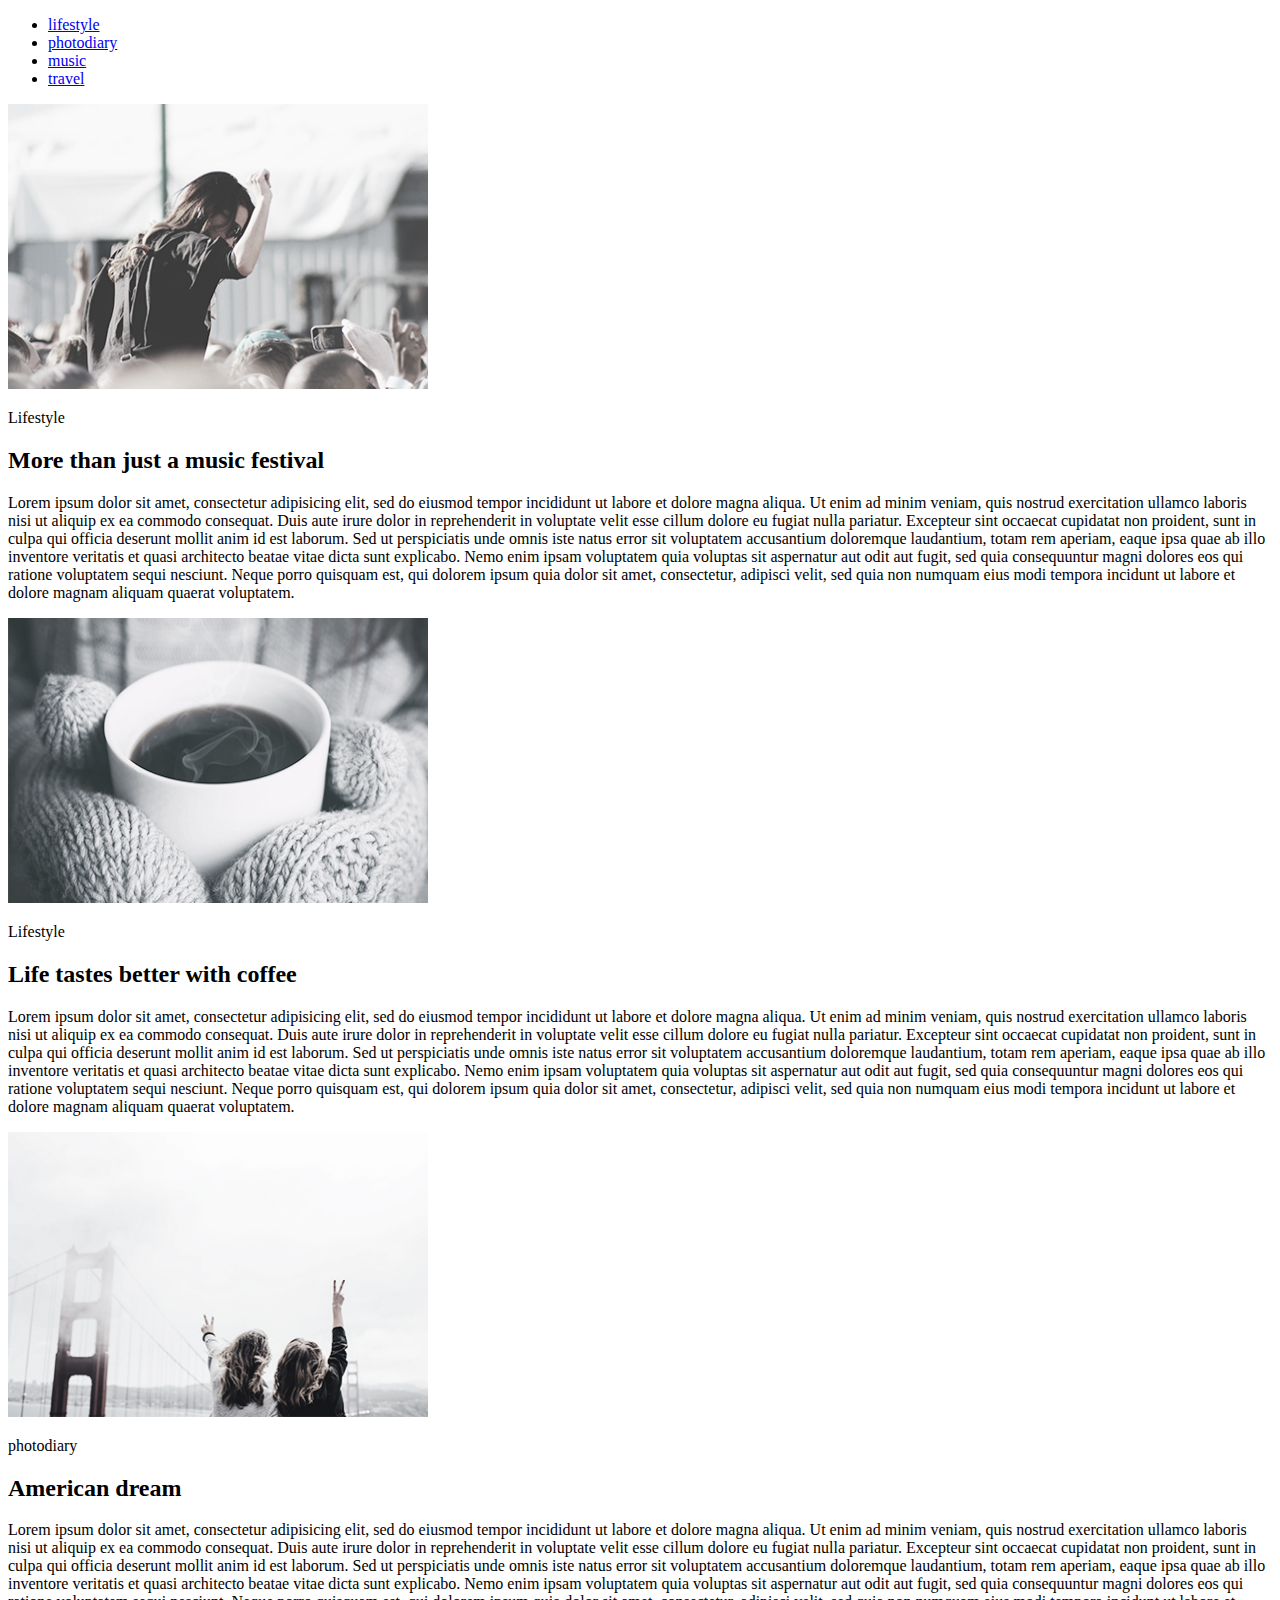
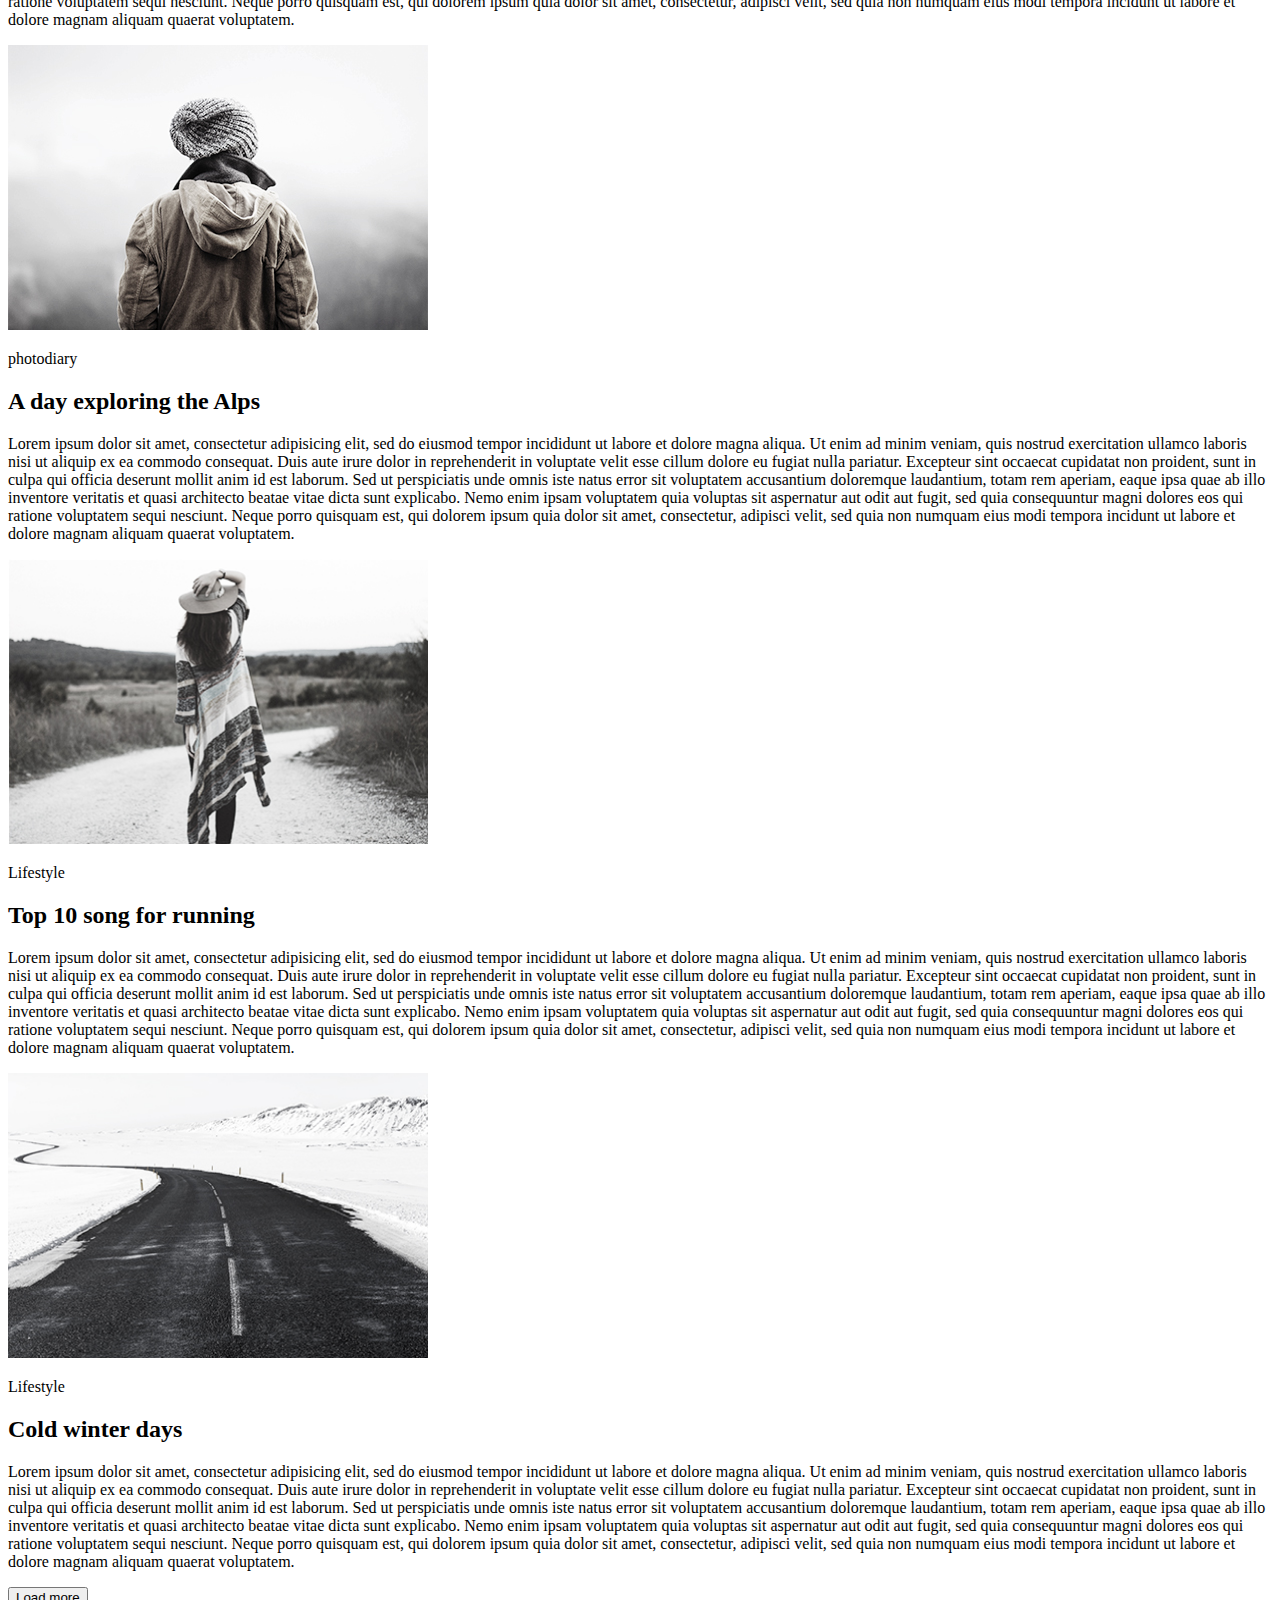
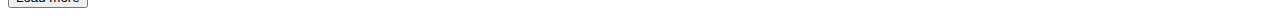
<file: html-css/module-1-2/index.html>
<!DOCTYPE html>
<html lang="en">
<head>
    <meta charset="UTF-8">
    <meta name="viewport" content="width=device-width, initial-scale=1.0">
    <meta http-equiv="X-UA-Compatible" content="ie=edge">
    <title>homework_1-2</title>
   
</head>
<body>
<header>
        <nav class="navigation">
                <ul>
                    <li>
                            <a href="#" class="ferst">lifestyle</a>
                    </li>
                    <li>
                      <a href="#" class="second">photodiary</a>  
                    </li>
                    <li>
                      <a href="#" class="second">music</a>
                    </li>
                    <li>
                     <a href="#" class="second">travel</a>   
                    </li>
                                    
            </ul>
                
            </nav>
</header>   


 <main>
    <article class="left">
            <img src="img/image 1.jpg"  alt="top left post" width="420" height="285">
            <p class="category">Lifestyle</p>
            <h2 class="name">More than just a music festival</h2>
            <p>Lorem ipsum dolor sit amet, consectetur adipisicing elit, sed do eiusmod tempor incididunt ut labore et dolore magna aliqua. Ut enim ad minim veniam, quis nostrud exercitation ullamco laboris nisi ut aliquip ex ea commodo consequat. Duis aute irure dolor in reprehenderit in voluptate velit esse cillum dolore eu fugiat nulla pariatur. Excepteur sint occaecat cupidatat non proident, sunt in culpa qui officia deserunt mollit anim id est laborum. Sed ut perspiciatis unde omnis iste natus error sit voluptatem accusantium doloremque laudantium, totam rem aperiam, eaque ipsa quae ab illo inventore veritatis et quasi architecto beatae vitae dicta sunt explicabo. Nemo enim ipsam voluptatem quia voluptas sit aspernatur aut odit aut fugit, sed quia consequuntur magni dolores eos qui ratione voluptatem sequi nesciunt. Neque porro quisquam est, qui dolorem ipsum quia dolor sit amet, consectetur, adipisci velit, sed quia non numquam eius modi tempora incidunt ut labore et dolore magnam aliquam quaerat voluptatem.</p>
    </article>
    <article class="right">
            <img src="img/image 2.jpg"  alt="top right post" width="420" height="285">
            <p class="category">Lifestyle</p>
            <h2 class="name">Life tastes better with coffee</h2>
            <p>Lorem ipsum dolor sit amet, consectetur adipisicing elit, sed do eiusmod tempor incididunt ut labore et dolore magna aliqua. Ut enim ad minim veniam, quis nostrud exercitation ullamco laboris nisi ut aliquip ex ea commodo consequat. Duis aute irure dolor in reprehenderit in voluptate velit esse cillum dolore eu fugiat nulla pariatur. Excepteur sint occaecat cupidatat non proident, sunt in culpa qui officia deserunt mollit anim id est laborum. Sed ut perspiciatis unde omnis iste natus error sit voluptatem accusantium doloremque laudantium, totam rem aperiam, eaque ipsa quae ab illo inventore veritatis et quasi architecto beatae vitae dicta sunt explicabo. Nemo enim ipsam voluptatem quia voluptas sit aspernatur aut odit aut fugit, sed quia consequuntur magni dolores eos qui ratione voluptatem sequi nesciunt. Neque porro quisquam est, qui dolorem ipsum quia dolor sit amet, consectetur, adipisci velit, sed quia non numquam eius modi tempora incidunt ut labore et dolore magnam aliquam quaerat voluptatem.</p>
    </article>
    <article class="left">
            <img src="img/image 3.jpg"  alt="top left post" width="420" height="285">
            <p class="category">photodiary</p>
            <h2 class="name">American dream</h2>
            <p>Lorem ipsum dolor sit amet, consectetur adipisicing elit, sed do eiusmod tempor incididunt ut labore et dolore magna aliqua. Ut enim ad minim veniam, quis nostrud exercitation ullamco laboris nisi ut aliquip ex ea commodo consequat. Duis aute irure dolor in reprehenderit in voluptate velit esse cillum dolore eu fugiat nulla pariatur. Excepteur sint occaecat cupidatat non proident, sunt in culpa qui officia deserunt mollit anim id est laborum. Sed ut perspiciatis unde omnis iste natus error sit voluptatem accusantium doloremque laudantium, totam rem aperiam, eaque ipsa quae ab illo inventore veritatis et quasi architecto beatae vitae dicta sunt explicabo. Nemo enim ipsam voluptatem quia voluptas sit aspernatur aut odit aut fugit, sed quia consequuntur magni dolores eos qui ratione voluptatem sequi nesciunt. Neque porro quisquam est, qui dolorem ipsum quia dolor sit amet, consectetur, adipisci velit, sed quia non numquam eius modi tempora incidunt ut labore et dolore magnam aliquam quaerat voluptatem.</p>
    </article>
    <article class="right">
            <img src="img/image 4.jpg"  alt="top right post" width="420" height="285">
            <p class="category">photodiary</p>
            <h2 class="name">A day exploring the Alps</h2>
            <p>Lorem ipsum dolor sit amet, consectetur adipisicing elit, sed do eiusmod tempor incididunt ut labore et dolore magna aliqua. Ut enim ad minim veniam, quis nostrud exercitation ullamco laboris nisi ut aliquip ex ea commodo consequat. Duis aute irure dolor in reprehenderit in voluptate velit esse cillum dolore eu fugiat nulla pariatur. Excepteur sint occaecat cupidatat non proident, sunt in culpa qui officia deserunt mollit anim id est laborum. Sed ut perspiciatis unde omnis iste natus error sit voluptatem accusantium doloremque laudantium, totam rem aperiam, eaque ipsa quae ab illo inventore veritatis et quasi architecto beatae vitae dicta sunt explicabo. Nemo enim ipsam voluptatem quia voluptas sit aspernatur aut odit aut fugit, sed quia consequuntur magni dolores eos qui ratione voluptatem sequi nesciunt. Neque porro quisquam est, qui dolorem ipsum quia dolor sit amet, consectetur, adipisci velit, sed quia non numquam eius modi tempora incidunt ut labore et dolore magnam aliquam quaerat voluptatem.</p>
    </article>
    <article class="left">
            <img src="img/image 5.jpg"  alt="top left post" width="420" height="285">
            <p class="category">Lifestyle</p>
            <h2 class="name">Top 10 song for running</h2>
            <p>Lorem ipsum dolor sit amet, consectetur adipisicing elit, sed do eiusmod tempor incididunt ut labore et dolore magna aliqua. Ut enim ad minim veniam, quis nostrud exercitation ullamco laboris nisi ut aliquip ex ea commodo consequat. Duis aute irure dolor in reprehenderit in voluptate velit esse cillum dolore eu fugiat nulla pariatur. Excepteur sint occaecat cupidatat non proident, sunt in culpa qui officia deserunt mollit anim id est laborum. Sed ut perspiciatis unde omnis iste natus error sit voluptatem accusantium doloremque laudantium, totam rem aperiam, eaque ipsa quae ab illo inventore veritatis et quasi architecto beatae vitae dicta sunt explicabo. Nemo enim ipsam voluptatem quia voluptas sit aspernatur aut odit aut fugit, sed quia consequuntur magni dolores eos qui ratione voluptatem sequi nesciunt. Neque porro quisquam est, qui dolorem ipsum quia dolor sit amet, consectetur, adipisci velit, sed quia non numquam eius modi tempora incidunt ut labore et dolore magnam aliquam quaerat voluptatem.</p>
    </article>
    <article class="right">
            <img src="img/image 6.jpg"  alt="top right post" width="420" height="285">
            <p class="category">Lifestyle</p>
            <h2 class="name">Cold winter days</h2>
            <p>Lorem ipsum dolor sit amet, consectetur adipisicing elit, sed do eiusmod tempor incididunt ut labore et dolore magna aliqua. Ut enim ad minim veniam, quis nostrud exercitation ullamco laboris nisi ut aliquip ex ea commodo consequat. Duis aute irure dolor in reprehenderit in voluptate velit esse cillum dolore eu fugiat nulla pariatur. Excepteur sint occaecat cupidatat non proident, sunt in culpa qui officia deserunt mollit anim id est laborum. Sed ut perspiciatis unde omnis iste natus error sit voluptatem accusantium doloremque laudantium, totam rem aperiam, eaque ipsa quae ab illo inventore veritatis et quasi architecto beatae vitae dicta sunt explicabo. Nemo enim ipsam voluptatem quia voluptas sit aspernatur aut odit aut fugit, sed quia consequuntur magni dolores eos qui ratione voluptatem sequi nesciunt. Neque porro quisquam est, qui dolorem ipsum quia dolor sit amet, consectetur, adipisci velit, sed quia non numquam eius modi tempora incidunt ut labore et dolore magnam aliquam quaerat voluptatem.</p>
    </article>
 </main>


                    <footer>
                         <button class="button">Load more</button>
                    </footer>
</body>
</html>
</file>
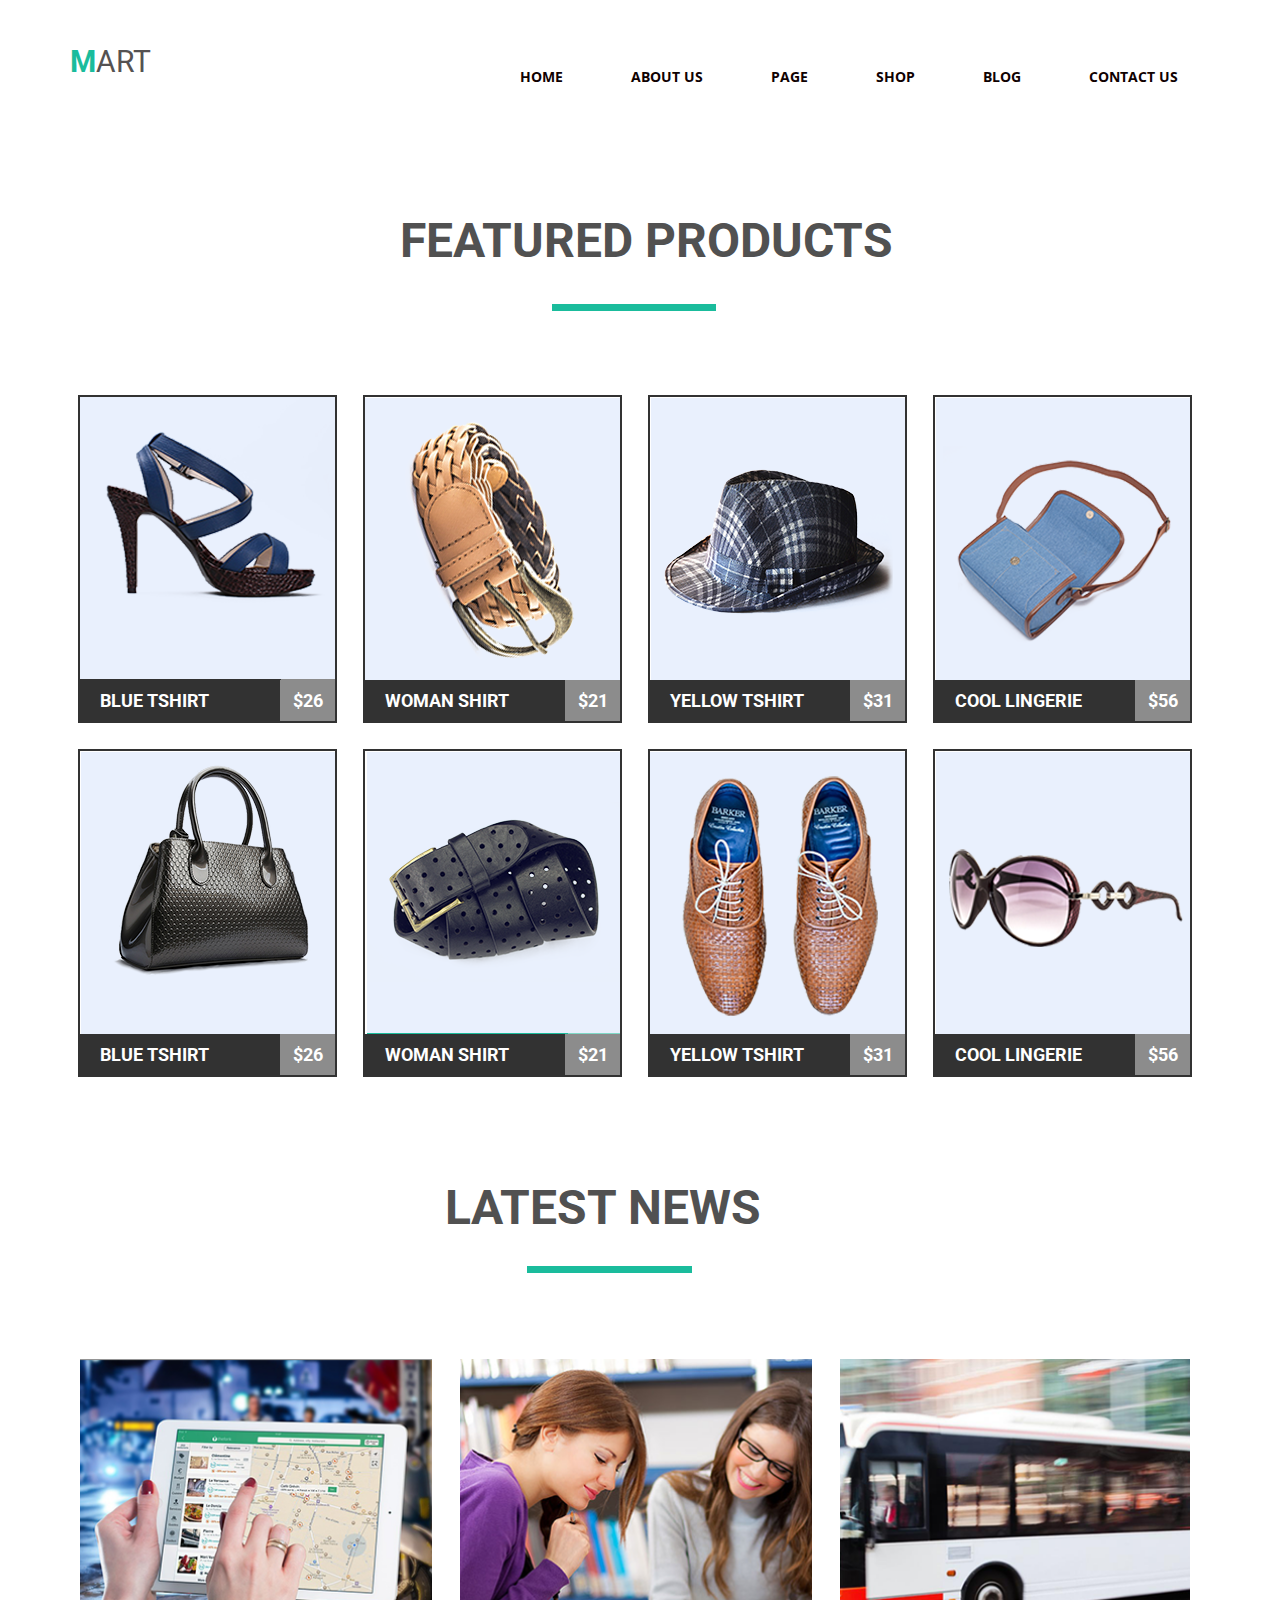
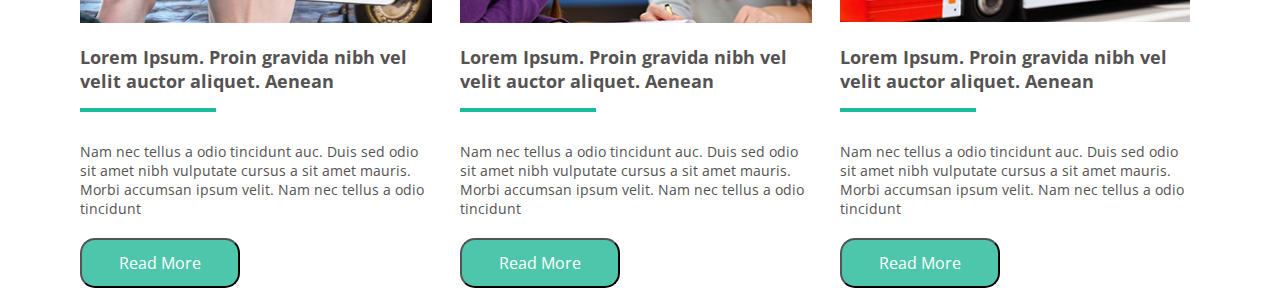
<file: html-css/module-4/index.html>
<!DOCTYPE html>
<html lang="en">
<head>
    <meta charset="UTF-8">
    <meta name="viewport" content="width=device-width, initial-scale=1.0">
    <meta http-equiv="X-UA-Compatible" content="ie=edge">
    <link rel="stylesheet" href="css/style.css">
    <title>homework_4</title>
</head>
<body>
    <header class="menu section clearfix">
       <div class="LOGO">mart</div>
            <nav class="navigation">
                <ul>
                    <li> <a href="">home</a></li>
                    <li> <a href="">about us</a></li>
                    <li> <a href="">page</a></li>
                    <li> <a href="">shop</a></li>
                    <li> <a href="">blog</a></li> 
                    <li> <a href="">contact us</a></li>
                </ul>
            </nav>
    </header>


<main class="catalog section">
<h1>FEATURED PRODUCTS</h1>

        <section class="catalog clearfix">
        <ul class="catalog list">
            <li class="catalog item">
                    <img src="img/image 1.png" weight="255" height="283" alt="">
                    <div class="underimg">
                            <div class="name">Blue Tshirt</div>
                            <div class="price">$26</div>
                        </div>
    
                    </li>
                    <li class="catalog item">
                                <img src="img/image 2.png" weight="255" height="283" alt="">
                            <div class="underimg">
                                    <div class="name">Woman shirt</div>
                                       
                                       
                                    <div class="price">$21</div>
                        
                                </div>
                            </li>
                            <li class="catalog item">
                                    <img src="img/image 3.png" weight="255" height="283" alt="">
                                    <div class="underimg">
                                            <div class="name">YELLOW Tshirt</div>
                                            <div class="price">$31</div>
                                        </div>
                                    </li>
                                    <li class="catalog item">
                                            <img src="img/image 4.png" weight="255" height="283" alt="">
                                            <div class="underimg">
                                                    <div class="name">Cool lingerie</div>
                                                    <div class="price">$56</div>
                                                </div>
                                            </li>
                                            <li class="catalog item">
                                                    <img src="img/image 5.png" weight="255" height="283" alt="">
                                                    <div class="underimg">
                                                            <div class="name">Blue Tshirt</div>
                                                            <div class="price">$26</div>
                                                        </div>
                                                    </li>
                                                    <li class="catalog item">
                                                            <img src="img/image 6.png" weight="255" height="283" alt="">
                                                            <div class="underimg">
                                                                    <div class="name">Woman shirt</div>
                                                                    <div class="price">$21</div>
                                                                </div>
                                                            </li>
                                                            <li class="catalog item">
                                                                    <img src="img/image 7.png" weight="255" height="283" alt="">
                                                                    <div class="underimg">
                                                                            <div class="name">YELLOW Tshirt</div>
                                                                            <div class="price">$31</div>
                                                                        </div>
                                                                    </li>
                                                                    <li class="catalog item">
                                                                            <img src="img/image 8.png" weight="255" height="283" alt="">
                                                                            <div class="underimg">
                                                                                    <div class="name">Cool lingerie</div>
                                                                                    <div class="price">$56</div>
                                                                                </div>
                                                                            </li>
        </ul>

</section>
</main>

<footer class="blog clearfix">
    <h2>LATEST NEWS</h2>
    <section class="blog section">
        <ul class="blog list">
            <li class="blog item">
                <img src="img/image 9.png" weight="360" height="264" alt="">
                <h3>Lorem Ipsum. Proin gravida nibh vel<br>velit auctor aliquet. Aenean</h3>
                <p>Nam nec tellus a odio tincidunt auc. Duis sed odio sit amet nibh vulputate cursus a sit amet mauris. Morbi accumsan ipsum velit. Nam nec tellus a odio tincidunt</p>
                <button>Read More</button>
            </li>
            <li class="blog item">
                    <img src="img/image 10.png" weight="360" height="264" alt="">
                    <h3>Lorem Ipsum. Proin gravida nibh vel<br>velit auctor aliquet. Aenean</h3>
                    <p>Nam nec tellus a odio tincidunt auc. Duis sed odio sit amet nibh vulputate cursus a sit amet mauris. Morbi accumsan ipsum velit. Nam nec tellus a odio tincidunt</p>
                    <button>Read More</button>
            </li>
            <li class="blog item">
                    <img src="img/image 11.png" weight="360" height="264" alt="">
                    <h3>Lorem Ipsum. Proin gravida nibh vel<br>velit auctor aliquet. Aenean</h3>
                    <p>Nam nec tellus a odio tincidunt auc. Duis sed odio sit amet nibh vulputate cursus a sit amet mauris. Morbi accumsan ipsum velit. Nam nec tellus a odio tincidunt</p>
                    <button>Read More</button>
            </li>
           
           
                
        </ul>
            
    </section>
   
</footer>



</body>
</html>
</file>
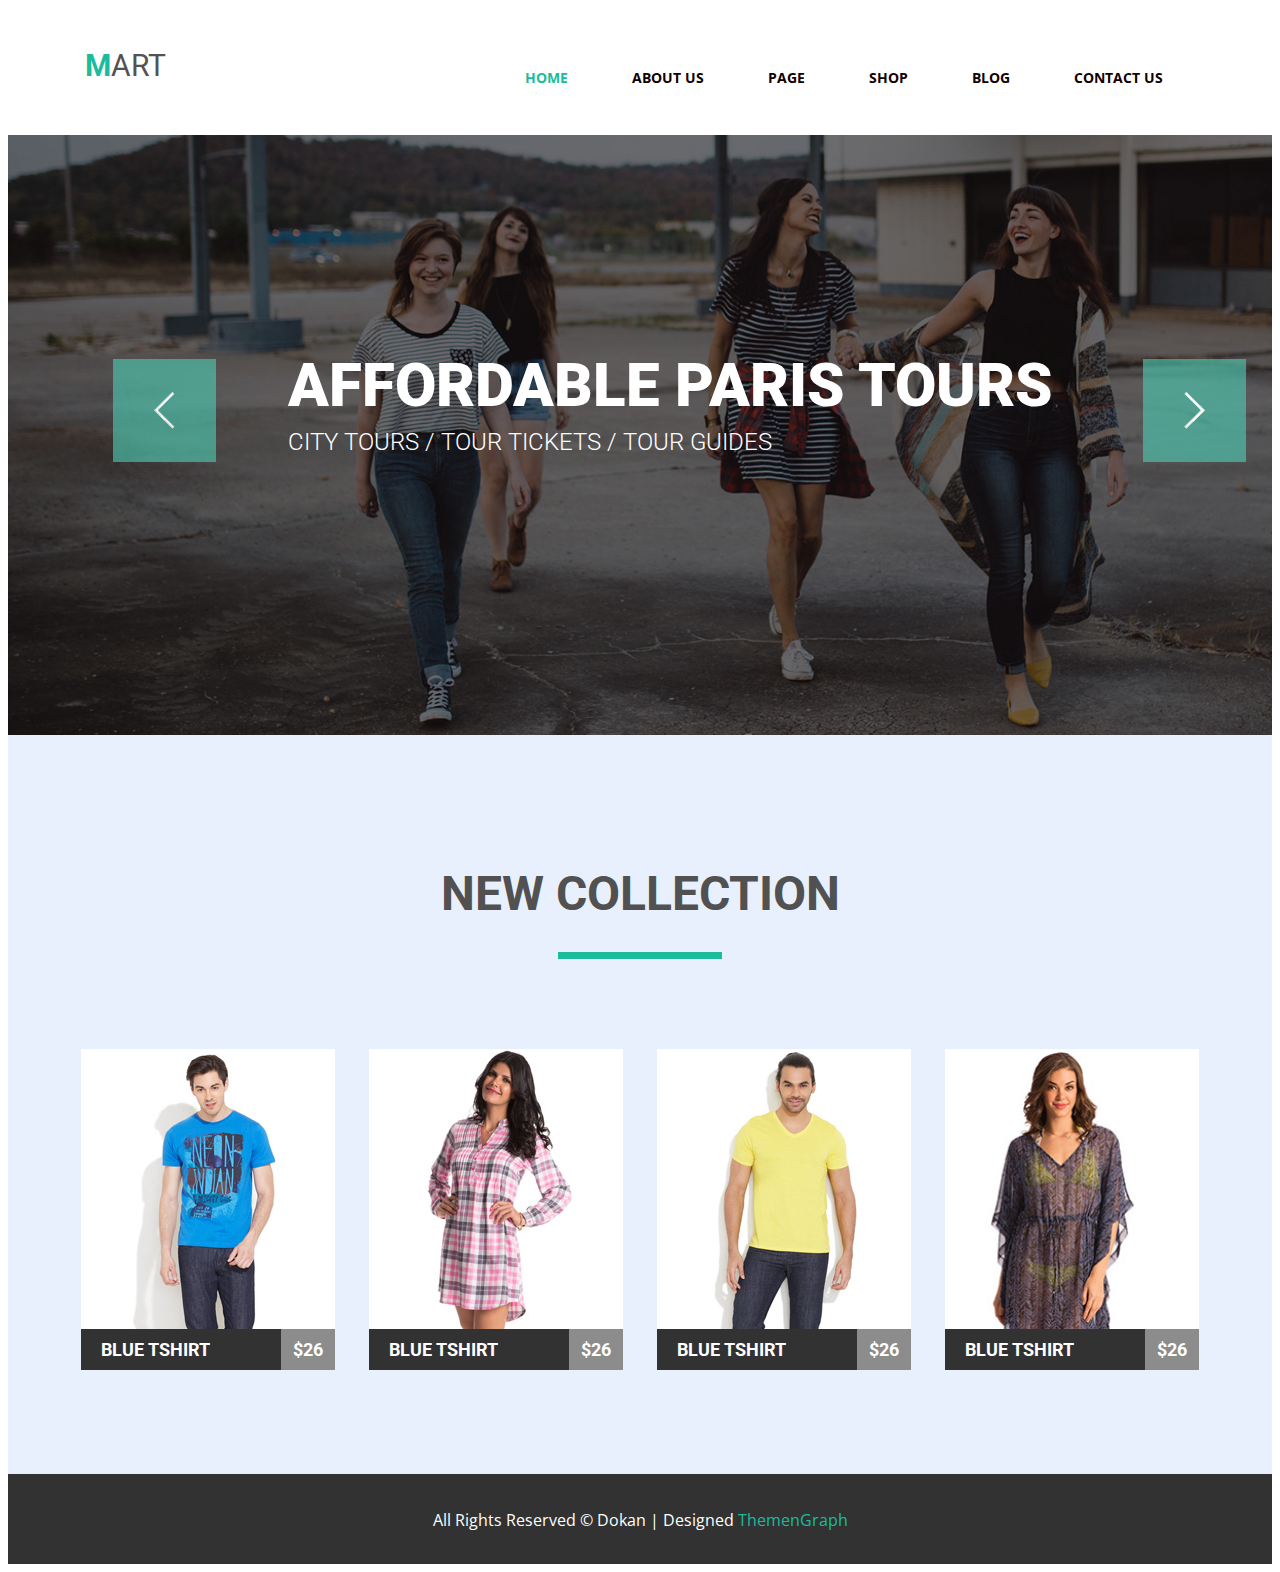
<file: html-css/module-5/index.html>
<!DOCTYPE html>
<html lang="en">
<head>
    <meta charset="UTF-8">
    <meta name="viewport" content="width=device-width, initial-scale=1.0">
    <meta http-equiv="X-UA-Compatible" content="ie=edge">
    <link rel="stylesheet" href="css/style.css">
    <title>homework_5</title>
</head>
<body>
        <header class="menu section clearfix">
                             <div class="logo">mart</div>
                     <nav class="navigation">
                         <ul class="navigation list">
                             <li class="navigation item"> <a href="">contact us</a></li>
                             <li class="navigation item"> <a href="">blog</a></li>
                             <li class="navigation item"> <a href="">shop</a></li>
                             <li class="navigation item"> <a href="">page</a></li>
                             <li class="navigation item"> <a href="">about us</a></li> 
                             <li class="navigation item"> <a class="active" href="">home</a></li>
                         </ul>
                     </nav>
             </header>
             <main>
                 <section class="slider">
                     <div class="slider block">
                         <button class="left"><img src="img/left.png" alt=""></button>
                         <h1>AFFORDABLE PARIS TOURS</h1>
                         <div class="sign">CITY TOURS / TOUR TICKETS / TOUR GUIDES</div>
                         <button class="right"><img src="img/right.png" alt=""></button>
                     </div>
                     </section>

                     <section class="catalog-section">

                            <h2>NEW COLLECTION</h2>
                            <div class="catalog-block clearfix">
                                <div class="catalog-option-block">
                                    <img src="img/catalog4.jpg" weight="255" height="280" alt="">
                                    <div class="catalog-option-hover">
                                            <div class="button-like"></div>
                                            <div class="button-random"></div>
                                            <div class="button-time"></div>
                                            <div class="add-to-cart"><span>ADD TO CART</span>
                                            </div>

                                    </div>
                                </div>
                                <div class="underimg">
                                        <div class="name">Blue Tshirt</div>
                                        <div class="price">$26</div>
                                        </div>
                            </div>

                            <div class="catalog-block">
                                    <div class="catalog-option-block">
                                        <img src="img/catalog3.jpg" weight="255" height="280" alt="">
                                        <div class="catalog-option-hover">
                                                <div class="button-like"></div>
                                                <div class="button-random"></div>
                                                <div class="button-time"></div>
                                                <div class="add-to-cart"><span>ADD TO CART</span>
                                                </div>
                                        </div>
                                    </div>
                                    <div class="underimg">
                                            <div class="name">Blue Tshirt</div>
                                            <div class="price">$26</div>
                                            </div>
                                </div>

                                <div class="catalog-block">
                                        <div class="catalog-option-block">
                                            <img src="img/catalog2.jpg" weight="255" height="280" alt="">
                                            <div class="catalog-option-hover">
                                                    <div class="button-like"></div>
                                                    <div class="button-random"></div>
                                                    <div class="button-time"></div>
                                                    <div class="add-to-cart"><span>ADD TO CART</span>
                                                    </div>
        
                                            </div>
                                        </div>
                                        <div class="underimg">
                                                <div class="name">Blue Tshirt</div>
                                                <div class="price">$26</div>
                                                </div>
                                    </div>

                                    <div class="catalog-block">
                                            <div class="catalog-option-block">
                                                <img src="img/catalog1.jpg" weight="255" height="280" alt="">
                                                <div class="catalog-option-hover">
                                                        <div class="button-like"></div>
                                                        <div class="button-random"></div>
                                                        <div class="button-time"></div>
                                                        <div class="add-to-cart"><span>ADD TO CART</span>
                                                        </div>
            
                                                </div>
                                            </div>
                                            <div class="underimg">
                                                    <div class="name">Blue Tshirt</div>
                                                    <div class="price">$26</div>
                                                    </div>
                                        </div>
                                    </div>

                        
                    </section>
             </main>

         
            <footer>
                <div class="br">
                    <div class="line">All Rights Reserved © Dokan | Designed<span> ThemenGraph</span></div>
                </div>
             </footer>    
</body>

</html>
</file>
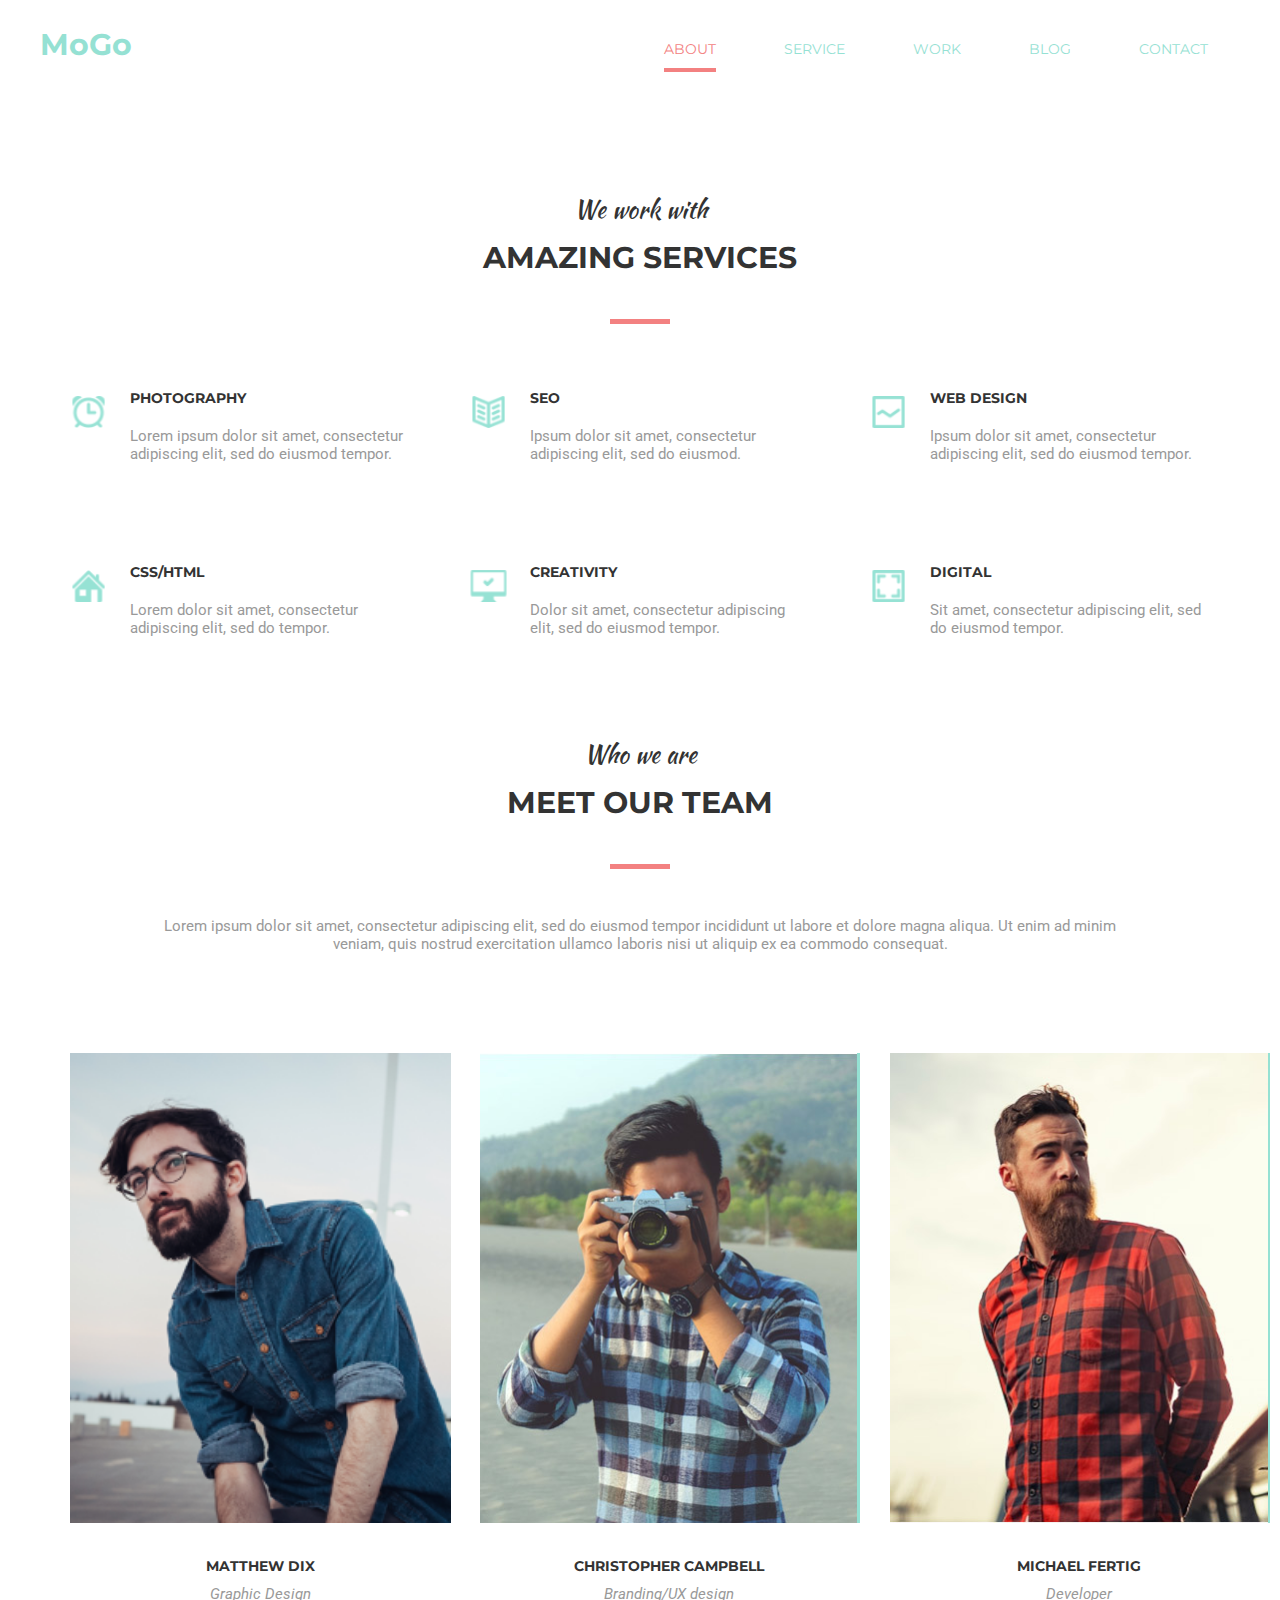
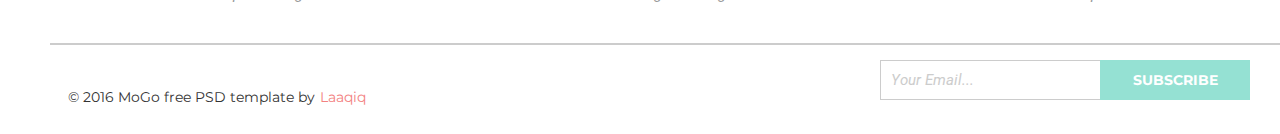
<file: html-css/module-6/index.html>
<!DOCTYPE html>
<html lang="en">
<head>
    <meta charset="UTF-8">
    <meta name="viewport" content="width=device-width, initial-scale=1.0">
    <meta http-equiv="X-UA-Compatible" content="ie=edge">
    <link rel="stylesheet" href="css/style.css">
    <title>Homework-6</title>
</head>
<body>
    <header class="clearfix">
        <div class="wraper">
            <div class="logo">
                <div class="logo1">go<div class="logo1">mo</div></div>
            </div>
                <nav class="navigation">
                    <ul class="navigation_list">
                        <li class="navigation_item"> <a class="active" href="#">about</a></li>
                        <li class="navigation_item"> <a href="#">service</a></li>
                        <li class="navigation_item"> <a href="#">work</a></li>
                        <li class="navigation_item"> <a href="#">blog</a></li>
                        <li class="navigation_item"> <a href="#">contact</a></li>
                    </ul>
                </nav>
        </div>
    </header>
    <main>
            <section class="service">
                <p class="text1">We work with</p>
                <h2 class="text2">Amazing Services</h2>
                   <div class="service_block">
                        <div class="service_section">
                            <div class="icons"><img src="img/icons_1.png" weight="32" height="32" alt=""></div>
                            <div class="sing">
                                <h3 class="sign1">Photography</h3>
                                <p class="sign2">Lorem ipsum dolor sit amet, consectetur adipiscing elit, sed do eiusmod tempor.</p>
                            </div>
        </div>
        <div class="service_section" >
                <div class="icons"><img src="img/icons_2.png" weight="32" height="32" alt=""></div>
                <div class="sing">
                    <h3 class="sign1">seo</h3>
                    <p class="sign2">Ipsum dolor sit amet, consectetur adipiscing elit, sed do eiusmod.</p>
                </div>
</div>
<div class="service_section">
        <div class="icons"><img src="img/icons_3.png" weight="32" height="32" alt=""></div>
        <div class="sing">
            <h3 class="sign1">Web Design</h3>
            <p class="sign2">Ipsum dolor sit amet, consectetur adipiscing elit, sed do eiusmod tempor.</p>
        </div>
</div>
<div class="service_section">
        <div class="icons"><img src="img/icons_4.png" weight="32" height="32" alt=""></div>
        <div class="sing">
            <h3 class="sign1">Css/Html</h3>
            <p class="sign2">Lorem dolor sit amet, consectetur adipiscing elit, sed do tempor.</p>
        </div>
</div>
<div class="service_section">
        <div class="icons"><img src="img/icons_5.png" weight="32" height="32" alt=""></div>
        <div class="sing">
            <h3 class="sign1">Creativity</h3>
            <p class="sign2">Dolor sit amet, consectetur adipiscing elit, sed do eiusmod tempor.</p>
        </div>
</div>
<div class="service_section">
        <div class="icons"><img src="img/icons_6.png" weight="32" height="32" alt=""></div>
        <div class="sing">
            <h3 class="sign1">digital</h3>
            <p class="sign2">Sit amet, consectetur adipiscing elit, sed do eiusmod tempor.</p>
        </div>
</div>
</div>
                    </section>


                <section class="team">
                        <p class="text_text1">Who we are</p>
                        <h2 class="text_text2">meet our team</h2>
                        <p class="text_text3">Lorem ipsum dolor sit amet, consectetur adipiscing elit, sed do eiusmod tempor incididunt ut labore et dolore magna aliqua. Ut enim ad minim<br>veniam, quis nostrud exercitation ullamco laboris nisi ut aliquip ex ea commodo consequat. </p>
                        <div class="team_list">
                                <div class="team_list_block">
                                    <div class="team_list_photoblock">
                                    <img class="photo" src="img/photo_1.jpg" weight="380" height="470" alt="">
                                    <div class="team_list_hover">
                                            <div class="icon_facebook"><img class="icon_img" src="img/facebook.png"  alt=""></div>
                                            <div class="icon_twitter"><img class="icon_img" src="img/twitter.png"  alt=""></div>
                                            <div class="icon_pinterest"><img class="icon_img" src="img/pinterest.png"  alt=""></div>
                                            <div class="icon_instagram"><img class="icon_img" src="img/instagram.png"  alt=""></div>
                                            
                                        </div>
                                        <div class="under_img">
                                    <h3>Matthew Dix</h3>
                                    <p>Graphic Design</p>
                                </div>
                                    </div>
                                </div>
                                
                                <div class="team_list_block">
                                     <div class="team_list_photoblock">
                                    <img class="photo" src="img/photo_2.jpg" weight="380" height="470" alt="">
                                    <div class="team_list_hover">
                                            <div class="icon_facebook"><img class="icon_img" src="img/facebook.png"  alt=""></div>
                                            <div class="icon_twitter"><img class="icon_img" src="img/twitter.png"  alt=""></div>
                                            <div class="icon_pinterest"><img class="icon_img" src="img/pinterest.png"  alt=""></div>
                                            <div class="icon_instagram"><img class="icon_img" src="img/instagram.png"  alt=""></div>
                                        </div>
                                        <div class="under_img">
                                                <h3>Christopher Campbell</h3>
                                                <p>Branding/UX design</p>
                                            </div>
                                    </div>
                                    </div>
                                            <div class="team_list_block">
                                                <div class="team_list_photoblock">
                                                <img class="photo" src="img/photo_3.jpg" weight="380" height="470" alt="">
                                                <div class="team_list_hover">
                                                <div class="icon_facebook"><img class="icon_img" src="img/facebook.png"  alt=""></div>
                                            <div class="icon_twitter"><img class="icon_img" src="img/twitter.png"  alt=""></div>
                                            <div class="icon_pinterest"><img class="icon_img" src="img/pinterest.png"  alt=""></div>
                                            <div class="icon_instagram"><img class="icon_img" src="img/instagram.png"  alt=""></div>
                                                    </div>
                                                    <div class="under_img">
                                                            <h3>Michael Fertig</h3>
                                                            <p>Developer</p>
                                                        </div>
                                                </div>
                                                </div>
                                            </div>
                </section>             
    </main>
    <footer clearfix>
        <div class="before">
            
                    <div class="line">© 2016 MoGo free PSD template by<span>Laaqiq</span></div>
               
                <ul class="but">
                    <li><button class="but1">Your Email...</button></li>
                    <li><button class="but2">Subscribe</button></li>
                </ul>
            </div>
    </footer>
    
</body>
</html>
</file>
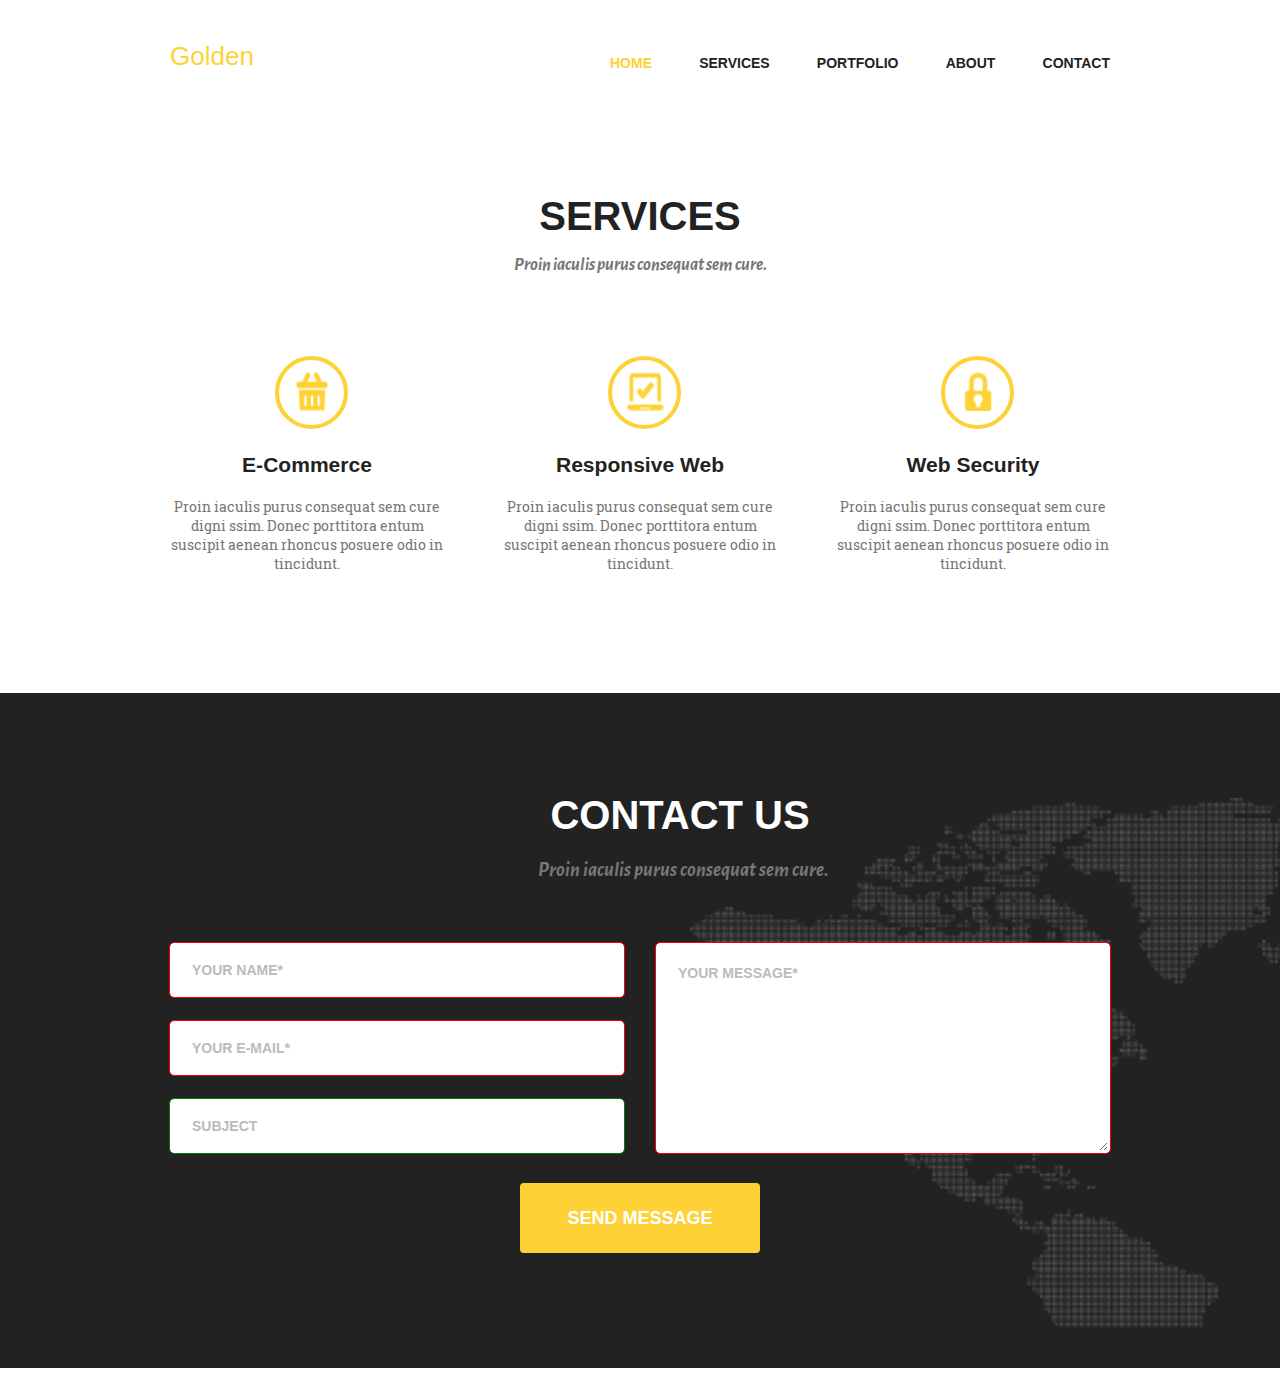
<file: html-css/module-7/index.html>
<!DOCTYPE html>
<html lang="en">
<head>
    <meta charset="UTF-8">
    <meta name="viewport" content="width=device-width, initial-scale=1.0">
    <meta http-equiv="X-UA-Compatible" content="ie=edge">
    <link rel="stylesheet" href="css/style.css">
    <title>Homework-7</title>
</head>
<body>
    <header class="clearfix">
        <div class="logo">Golden</div>
        <nav class="nav">
            <ul class="nav_list">
                <li class="nav_list_item"><a class="active" href="#">home</a></li>
                <li class="nav_list_item"><a href="#">Services</a></li>
                <li class="nav_list_item"><a href="#">Portfolio</a></li>
                <li class="nav_list_item"><a href="#">about</a></li>
                <li class="nav_list_item"><a href="#">contact</a></li>
            </ul>
        </nav>
    </header>
    <main>
        <section class="service">
        <div class="text">
            <h1 class="text_text1">Services</h1>
            <p class="text_text2">Proin iaculis purus consequat sem cure.</p>
        </div>

    <div class="service_section">
    <div class="service_section_list">
    <div class="section_icons"><div class="icons_img"><img src="img/icon_1.png" width="42px" height="39px" alt=""></div></div>
    <div class="section_text1"><h3>E-Commerce</h3></div>
    <div class="section_text2"><p>Proin iaculis purus consequat sem cure 
            digni ssim. Donec porttitora entum suscipit 
            aenean rhoncus posuere odio in tincidunt.</p></div>
        </div>

        <div class="service_section_list">
        <div class="section_icons"><div class="icons_img"><img src="img/icon_2.png" width="42px" height="39px" alt=""></div></div>
        <div class="section_text1"><h3>Responsive Web</h3></div>
        <div class="section_text2"><p>Proin iaculis purus consequat sem cure 
                digni ssim. Donec porttitora entum suscipit 
                aenean rhoncus posuere odio in tincidunt.</p></div>
            </div>
   
            <div class="service_section_list">
            <div class="section_icons"><div class="icons_img"><img src="img/icon_3.png" width="48px" height="39px" alt=""></div></div>
            <div class="section_text1"><h3>Web Security</h3></div>
            <div class="section_text2"><p>Proin iaculis purus consequat sem cure 
                    digni ssim. Donec porttitora entum suscipit 
                    aenean rhoncus posuere odio in tincidunt.</p></div>
                    </div>
                </div>
        </section>    
    </main>
    
    <footer>
      

        <div class="br">
                <div class="name">
                        <h2 class="footer_text1">contact us</h2>
                        <p class="footer_text2">Proin iaculis purus consequat sem cure.</p>
                    </div>
            <img src="img/map.png" width="600px" height="530px" alt="">

            <form class="wrapper" method="get" action="#">
                    <div class="section_form">
                  
                      <input type="name" placeholder="your name*" name="user_name" required="">
                  
                      <input type="mail" placeholder="your e-mail*" name="user_mail" required="">
                  
                      <input type="subject" placeholder="subject" name="user_subject">
                  
                      <textarea name="user_message" placeholder="your message*" required=""></textarea>
                    </div>
                  
                    <button type="submit">send message</button>
                  </form>
                
             </div>
    </footer>

</body>
</html>
</file>
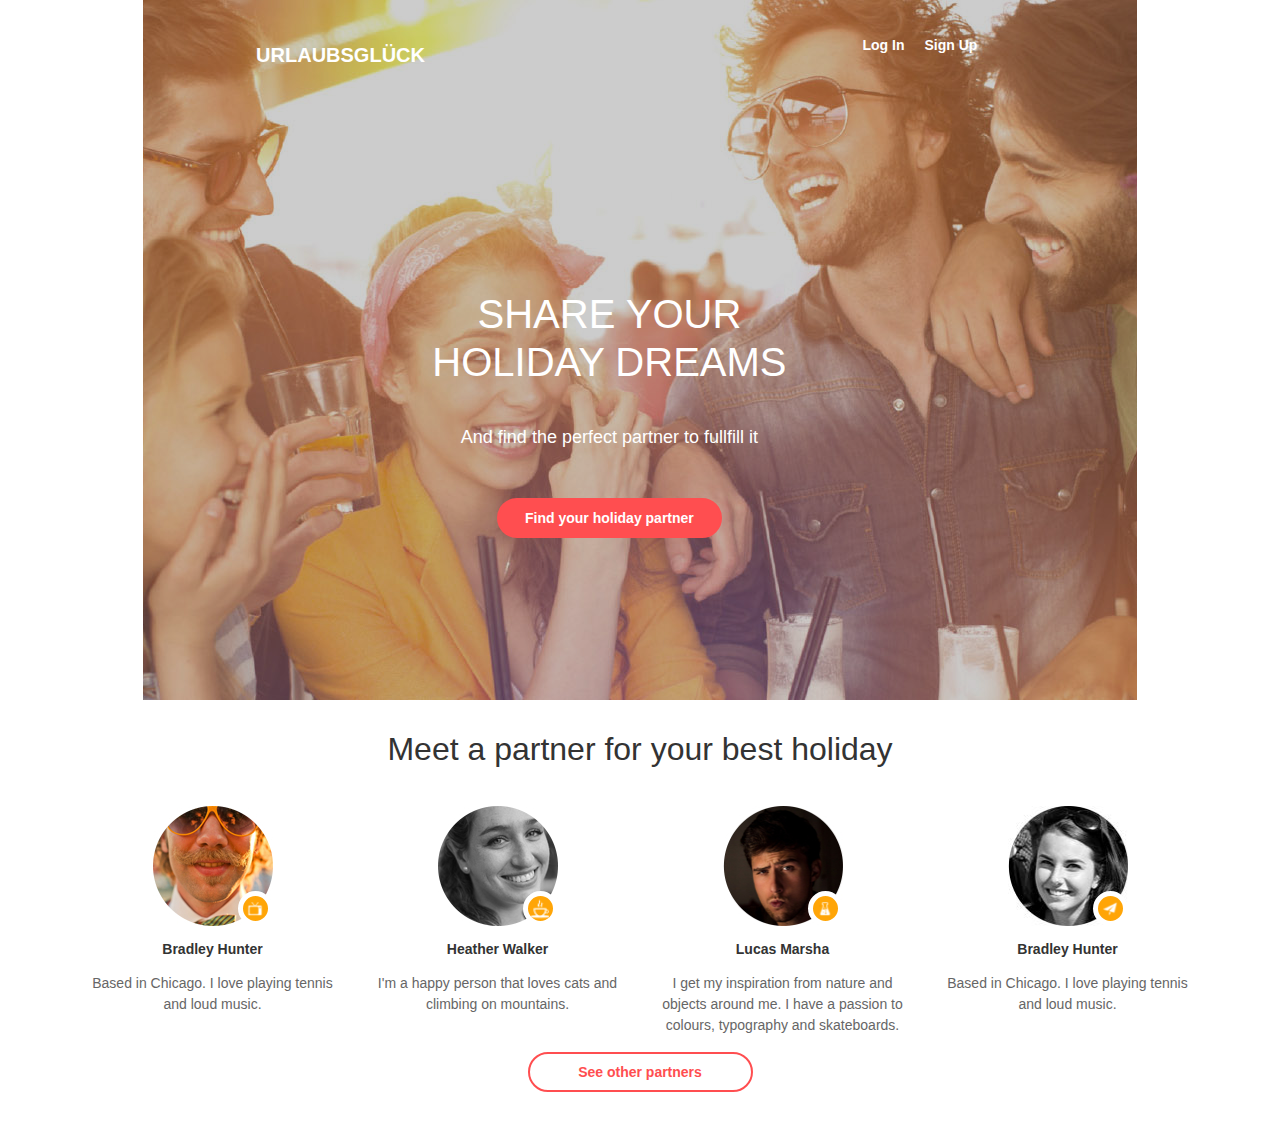
<file: html-css/module-9/index.html>
<!DOCTYPE html>
<html lang="en">
<head>
    <meta charset="UTF-8">
    <meta name="viewport" content="width=device-width, initial-scale=1.0">
    <meta http-equiv="X-UA-Compatible" content="ie=edge">
    <link rel="stylesheet" href="css/style.css">
    <link rel="stylesheet" href="css/media.css">
    <link rel="stylesheet" href="https://maxcdn.bootstrapcdn.com/bootstrap/4.0.0/css/bootstrap.min.css" integrity="sha384-Gn5384xqQ1aoWXA+058RXPxPg6fy4IWvTNh0E263XmFcJlSAwiGgFAW/dAiS6JXm" crossorigin="anonymous">
    <title>Homework_9</title>
</head>
<body>
        <div class="container">
            <header class = "main-header">
                    <div class="d d_1 col-12 col-md-12 col-xl-12">
                        <div class="header_img"><img src="./img/banner.jpg" alt=""></div>
                    </div>
                <div class="row dd-row d-flex flex-md-row-reverse align-items-center justify-content-around"> <!--no-gutters flex-row-reverse flex-column  justify-content-center  justify-content-between  justify-content-around  align-items-baseline align-items-center-->
                    <div class="d d1 col-12 col-md-4 col-lg-4">
                            <nav class="main-nav d-md-flex justify-content-md-end">
                                    <a href="#">Log In</a>
                                    <a href="#">Sign Up</a>
                                </nav>    
                    </div> <!-- order-3 order-1 order-2 -->
                    
                    <div class="d d2 col-12 col-md-4 col-lg-3">URLAUBSGLÜCK</div>
                    <div class="row d-flex flex-column align-items-center">
                        <div class="d d3 col-12 col-md-8 col-lg-8">
                            <h1>Share your holiday dreams</h1>
                        </div>
                        <div class="d d4 col-8 col-md-8 col-lg-8">
                            <p>And find the perfect partner to fullfill it</p>
                        </div>
                        <div class="d d5 col-12 col-md-6 col-lg-6"></div>
                            <button class="finder">Find your holiday partner</button></div>
                        </div>   
                    
                </header>
                <section class = "partner">
                        <div class="row">
                            <div class = "d d6 col-12 col-md-12 col-lg-12">
                                <h2>Meet a partner for your best holiday</h2>
                            </div>
                            <div class="d d7 col-12 col-md-6 col-lg-3">

                            <div class="team">
                                <div class="team_ava">
                                <img src="./img/photo_1.png" width="120" height="120" alt="">
                                <div class="icon_wrapper">
                                <img class="icon" src="./img/icons_1.png" width="15" height="15" alt=""></div>
                                </div>
                                <h3 class="name">Bradley Hunter</h3>
                                <p class="under_name">Based in Chicago. I love playing tennis and loud music.</p>
                            </div>
                        </div>
                        <div class = "col-12 col-md-6 col-lg-3">
                                <div class="team">
                                        <div class="team_ava">
                                                <img src="./img/photo_2.png" width="120" height="120" alt="">
                                                <div class="icon_wrapper">
                                                    <img class="icon" src="./img/icons_2.png" width="15" height="15" alt=""></div>
                                                </div>
                                            <h3 class="name">Heather Walker</h3>
                                            <p class="under_name">I'm a happy person that loves cats and climbing on mountains.</p>
                                </div>
                            </div>
                            <div class = "col-12 col-md-6 col-lg-3">
                                    <div class="team">
                                            <div class="team_ava">
                                                    <img src="./img/photo_3.png" width="120" height="120" alt="">
                                                    <div class="icon_wrapper">
                                                        <img class="icon" src="./img/icons_3.png" width="15" height="15" alt=""></div>
                                                    </div>
                                                <h3 class="name">Lucas Marsha</h3>
                                                <p class="under_name">I get my inspiration from nature and objects around me. I have a passion to colours, typography and skateboards.</p>
                                            </div>
                                </div>
                                <div class = "col-12 col-md-6 col-lg-3">
                                        <div class="team">
                                                <div class="team_ava">
                                                        <img src="./img/photo_4.png" width="120" height="120" alt="">
                                                        <div class="icon_wrapper">
                                                            <img class="icon" src="./img/icons_4.png" width="15" height="15" alt=""></div>
                                                        </div>
                                                    <h3 class="name">Bradley Hunter</h3>
                                                    <p class="under_name">Based in Chicago. I love playing tennis and loud music.</p></div>
                                    </div>
                    </div>
                    </section>
                </div>

<div class="row d-flex flex-column align-items-center">
    <div class="d d8 col-12 col-md-6 col-lg-6">
                            <button class="download_button">See other partners</button></div>
                        </div>
                    </div>

                           
</div>

</body>
</html>
</file>
<file: html-css/module-4/css/style.css>
@import url('https://fonts.googleapis.com/css?family=Roboto:300,400,700,900');
@import url('https://fonts.googleapis.com/css?family=Open+Sans:400,700,800');


header{
    width: 1140px;
    margin: 0 auto;
}

.LOGO{
    font-family:"Roboto", "Arial", sans-serif;
    font-size: 30px;
    font-weight: 32px;
    text-transform: uppercase;
    color: #555252;
    position: relative;
    margin-top: 36px;
}

.LOGO::first-letter{
    font-size: 30px;
    font-weight: bold;
    color: #1abc9c;
}

.LOGO{
    float: left;
}

.navigation{
float: right;
}

.navigation{
    margin-top: 43px;

}

.navigation ul li{
    list-style: none;
    display: inline-block; 
    margin: 0px 32px;
}

.navigation ul li a{
    font-family: "Open Sans", "Arial", sans-serif;
    font-size: 14px;
    font-weight: bold;
    color: #0f0101;
    text-transform: uppercase;
    text-decoration: none;
}

.navigation ul li a:hover{
    color: #1abc9c;
}

.clearfix::after{
    content: "";
    display: table;
    clear: both;
}



h1{
    font-family:"Roboto", "Arial", sans-serif;
    font-size: 48px;
    font-weight: 32px;
    text-transform: uppercase;
    color: #515151;
    margin-top: 110px;   
    margin-left: 360px;
   
    
}

h1::after{
    content: "";
    background: #1abc9c;
    width: 164px;
    height: 7px;
    display: block;
    bottom: 90px;
    margin: 0 auto;
    margin-bottom: 86px;
    margin-top: 35px; 
    margin-left: 152px;

}
.clearfix::after{
    content: "";
    display: table;
    clear: both;
}


.catalog{
    width: 1200px;
    margin: 0px auto;
}

.catalog ul li{
 float: left;
 width: 255px;
 list-style: none;
 outline: 2px solid #323232;
}

.catalog ul li:not(:nth-child(4n)){
    margin-right: 30px;
}

.catalog ul li:not(:nth-last-child(-n + 4)){
    margin-bottom: 30px; 
}

.name{
    background: #323232;
    width: 200px;
    height: 41px;
    display: block;
    float: left;
    margin: 0 auto;
   }

   .price{
    background: #8c8c8c;
    width: 55px;
    height: 41px;
    display: block;
    float: left;

   }

.name{
    font-family:"Roboto", "Arial", sans-serif;
    font-size: 18px;
    font-weight: bold;
    text-transform: uppercase;
    color: #ffffff;
    text-align: left;
}
   
.price{
    font-family:"Roboto", "Arial", sans-serif;
    font-size: 18px;
    font-weight: bold;
    text-transform: uppercase;
    color: #ffffff;
    text-align: center; 
}
.name, .price{
    line-height: 41px;
}
.name{
    padding-left: 20px;
    box-sizing: border-box;
}

.underimg{
    margin-top: -4px;
}


.underimg:hover{
    background: #1abc9c;  
}

.catalog ul li:hover .name{
    background: #1abc9c;
}

.catalog ul li:hover .price{
    background: #7fd9c7;
}

.clearfix::after{
    content: "";
    display: table;
    clear: both;
}


h2{
    
    font-family:"Roboto", "Arial", sans-serif;
    font-size: 48px;
    font-weight: 32px;
    text-transform: uppercase;
    margin: 0 auto;
    color: #515151;
    margin-top: 104px;   
    margin-left: 405px;
   
    
}
footer{
    width: 1200px;
    margin: 0 auto;
}

h2::after{
    content: "";
    background: #1abc9c;
    width: 165px;
    height: 7px;
    display: block;
    bottom: 80px;
    margin: 0 auto;
    margin-bottom: 86px;
    margin-top: 30px; 
    margin-left: 82px;

}
.clearfix::after{
    content: "";
    display: table;
    clear: both;
}

.blog section{
    width: 1200px;
    margin: 0px auto;
}

.blog section ul li{
    float: left;
    width: 350px;
    list-style: none;
 }

 .blog section ul li:not(:nth-child(3n)){
    margin-right: 30px;
}
h3{
    font-family: "Open Sans", "Arial", sans-serif;
    font-size: 18px;
    font-weight: 26px;
    color: #555252;
}
h3::after{
    content: "";
    background: #1abc9c;
    width: 136px;
    height: 4px;
    display: block;
    margin: 15px 0 30px;

}


p{
    font-family: "Open Sans", "Arial", sans-serif;
    font-size: 14px;
    font-weight: 26px;
    color: #555252;  
}
 button{
    font-family: "Open Sans", "Arial", sans-serif;
    font-size: 16px;
    font-weight: 26px;
    text-align: center;
    background-color: #4ec6ab;
    color: #ffffff;
	margin: 20px 0 auto;
	display: block;
	height: 50px;
	width: 160px;
	text-align: center;
	border-radius: 15px;
 }
</file>
<file: html-css/module-5/css/style.css>
@import url('https://fonts.googleapis.com/css?family=Roboto:300,400,700,900');
@import url('https://fonts.googleapis.com/css?family=Open+Sans:400,700,800');
@font-face {
    font-family: "Pe icon 7 stroke";
    src: url("../fonts/Pe-icon-7-stroke.ttf") format("truetype");
  }


header{
    width: 1110px;
    margin: 0 auto;
}

.logo{
    font-family:"Roboto", "Arial", sans-serif;
    font-size: 30px;
    font-weight: 32px;
    text-transform: uppercase;
    color: #555252;
    margin-top: 40px;
}

.logo::first-letter{
    font-size: 30px;
    font-weight: bold;
    color: #1abc9c;
}

.logo{
    float: left;
}

.navigation{
float: right;
}

.navigation ul li .active{
    color: #1abc9c;
}

.navigation{
    margin-top: 30px;
}

.navigation ul li{
    list-style: none;
    margin: 0px 32px;
}

.navigation a{
    font-family: "Open Sans", "Arial", sans-serif;
    font-size: 14px;
    font-weight: bold;
    color: #0f0101;
    text-transform: uppercase;
    text-decoration: none;
}

.navigation a:hover{
    color: #1abc9c;
}

.clearfix::after{
    content: "";
    display: table;
    clear: both;
}




.slider{
    height: 600px;
    background: url("../img/slider.png");
    background-repeat: no-repeat;
    background-size: cover;
    position: relative;
    text-align: center;
    margin-top: 32px;
}

.slider::before{
    content: "";
    position: absolute;
    z-index: 1;
    background: #000002;
    opacity: 0.32;
    top: 0;
    right: 0;
    bottom: 0;
    left: 0;
}

.left, .right{ 
    z-index: 2; 
    width: 103px;
    height: 103px;
    border: 0;
    background-color: rgba(78, 198, 175, .65)
}

.left{
    position: absolute;
    left: 105px;
    top: 224px;
}

.right{
    position: absolute;
    left: 1135px;
    top: 224px;
}


.slider h1{
        font-family:"Roboto", "Arial", sans-serif;
        font-size: 60px;
        font-weight: 900;
        line-height: 82px;
        text-transform: uppercase;
        color: #ffffff;
        position: absolute;
        margin-top: 0px;
        top: 210px;
        left: 280px;
        z-index: 2;     
}


h1{
    z-index: 2;
}
    
.sign{
        font-family:"Roboto", "Arial", sans-serif;
        font-size: 24px;
        font-weight: 300;
        line-height: 54px;
        text-transform: uppercase;
        color: #ffffff;
        text-align: center;
        position: absolute;
        top: 280px;
        left: 280px;
        z-index: 2;
}


.catalog-section{
    background-color: #e9f0fd;
    text-align: center;
    padding: 90px 0 100px;

}

.catalog-section h2{
    font-family:"Roboto", "Arial", sans-serif;
    font-size: 48px;
    font-weight: 32px;
    text-transform: uppercase;
    color: #515151; 
    }
    
.catalog-section h2::after{
    content: "";
    background: #1abc9c;
    width: 164px;
    height: 7px;
    display: block;
    margin: 0 auto;
    margin-bottom: 90px;
    margin-top: 30px;  
    }

.catalog-section .catalog-block{
    display: inline-block;   
    max-width: 255px;
    margin-right: 30px;
}

.catalog-section .catalog-block:hover .name{
    background-color: #1abc9c;
}

.catalog-section .catalog-block:hover .price{
    background-color: #7fd9c7; 
}
.catalog-section .catalog-block:last-child{
    margin-right: 0px;
}

.catalog-section .catalog-block{
    position: relative;
}


.catalog-section .catalog-block .price{
    background: #8c8c8c;
    width: 54px;
    height: 41px;
    display: block;
    float: left;
   }

 .catalog-section .catalog-block .name{
    background: #323232;
    width: 200px;
    height: 41px;
    display: block;
    float: left;
 }
 

.name{
    font-family:"Roboto", "Arial", sans-serif;
    font-size: 18px;
    font-weight: bold;
    text-transform: uppercase;
    color: #ffffff;
    text-align: left;
}
   
.price{
    font-family:"Roboto", "Arial", sans-serif;
    font-size: 18px;
    font-weight: bold;
    text-transform: uppercase;
    color: #ffffff;
    text-align: center; 
}

.catalog-section .catalog-block .name, .price{
    line-height: 41px;
}
.catalog-section .catalog-block .name{
    padding-left: 20px;
    box-sizing: border-box;
}

.catalog-section .catalog-block::before{
    content: "";
    position: absolute; 
    background: #000002;
    opacity: 0.5;
    display: none;
    width: 235px;
    height: 260px; 
}

.catalog-section .catalog-block::before{
   top: 10px;
   right: 10px;
}

.catalog-section .catalog-block:hover::before{
    display: block;
} 

.clearfix::after{
    content: "";
    display: table;
    clear: both;
}

.catalog-section .catalog-option-hover{
    position: absolute;
    display: none;
    transform: translate(-50%, -30%);
    text-align: center;
    color: #fff;
    width: 235px;
    height: 260px;
    top: 50%;
    left: 50% 
}


.underimg{
    margin-top: -4px;
}

.catalog-section .catalog-option-block img{
    float: left;
    display: inline-block;
    width: 100%;
    height: 280px;

}

.clearfix::after{
    content: "";
    display: table;
    clear: both;
}

.catalog-section .catalog-block:hover .catalog-option-hover{
    display: inline-block;
}

.catalog-section .catalog-block .button-like,
.catalog-section .catalog-block .button-random,
.catalog-section .catalog-block .button-time{
  display: inline-block;
  line-height: 1.65;
  width: 50px;
  height: 50px;
  border: 1px solid #fff;
  margin-right: 5px;
  font-size: 30px;
  font-family: "Pe icon 7 stroke";
}

.catalog-section .catalog-block .button-like:hover,
.catalog-section .catalog-block .button-random:hover,
.catalog-section .catalog-block .button-time:hover{
    border-color: #1abc9c;
    background-color: #1abc9c;
}

  .catalog-section .catalog-block .add-to-cart{
    display: inline-block;
    position: absolute;
    width: 173px;
    height: 50px;
    margin-top: 5px;
    left: 28px;
    top: 55px;
    box-sizing: border-box;
    border: 1px solid #fff;
    font-size: 30px;
    font-family: "Pe icon 7 stroke";
    line-height: 1.65;
  }
  
  .catalog-section .catalog-block .add-to-cart span{
    color: #fff;
    font-family: "Open Sans Regular", sans-serif;
    font-size: 14px;
    float: right;
    margin-top: 15px;
    margin-right: 15px;
  }
  
  .catalog-section .catalog-block .add-to-cart:hover{
    border-color: #1abc9c;
    background-color: #1abc9c;
  }
/*

.catalog-section .catalog-block .kn{
    display: inline-block;
    line-height: 1.6px;
    width: 50px;
    height: 50px;
    border: 1px solid #fff;
    margin-right: 5px;
}

.catalog-section .catalog-block .kn img{
    width: 40px;
    height: 35px;
    position: absolute;
    margin-top: 5px;
    margin-left: -20px;

}

.catalog-section .catalog-block .add img{
    width: 45px;
    height: 40px;
    position: absolute;
    margin-top: 5px;
    margin-left: -85px;
}

.catalog-section .catalog-block .kn:hover{
    background-color: #1abc9c;
    border-color: #1abc9c;
}

.catalog-section .catalog-block .add{
    display: inline-block;
    line-height: 1.6px;
    width: 172px;
    height: 50px;
    border: 1px solid #fff;
    margin-top: 5px;
}

.catalog-section .catalog-block .add:hover{
    background-color: #1abc9c;
    border-color: #1abc9c;
}

.catalog-section .catalog-block .add span{
color: #fff;
font-family: "Open Sans", "Arial", sans-serif;
font-size: 14px;
float: right;
margin-top: 22px;
margin-right: 22px;

}
*/

.clearfix::after{
    content: "";
    display: table;
    clear: both;
}

footer{
    width: 100%;
    margin: 0 auto;
}

.br{
    height: 90px;
    background-color: #323232;
}

footer .line{
    text-align: center;
    font-family: "Open Sans", "Arial", sans-serif;
    font-size: 16px;
    font-weight: 28px;  
    color: #ffff;
    padding: 35px;
}

footer span{
    color: #1abc9c;
}
</file>
<file: html-css/module-6/css/style.css>
@import url('https://fonts.googleapis.com/css?family=Roboto:300i,400,700');

@import url('https://fonts.googleapis.com/css?family=Kaushan+Script&subset=latin-ext');

@import url('https://fonts.googleapis.com/css?family=Montserrat:400,500,700,900');

* {
    margin: 0;
    pad: 0;
}

header{
    width: 1200px;
    margin: 0 auto;
}

.logo{
    float: left; 
    margin-top: 26px;
    font-family:"Montserrat", "Arial", sans-serif;
    font-size: 30px;
    font-weight: bold;
    color: #95e1d3;
}

.navigation{
float: right;
margin-top: 40px;

}


.logo1{
    float: left;
   
}

.logo1:first-letter{
    font-family:"Montserrat", "Arial", sans-serif;
    font-size: 30px;
    font-weight: bold;
    color: #95e1d3;
    text-transform: uppercase;
}

.navigation .navigation_list .navigation_item{
    list-style: none;
    display: inline-block;
    font-family:"Montserrat", "Arial", sans-serif;
    font-size: 14px;
    font-weight: regular;
    margin: 0px 32px; 
    text-transform: uppercase;
}

.navigation .navigation_list .navigation_item a{
    text-decoration: none;
    color: #95e1d3;
}

.navigation .navigation_list .navigation_item a:hover::after{
    content: ""; 
    background: #f38181;
    width: auto;
    height: 4px;
    display: block;
    margin: 0 auto;
    margin-top: 10px; 
}

.navigation .navigation_list .navigation_item .active::after{
    content: ""; 
    background: #f38181;
    width: auto;
    height: 4px;
    display: block;
    margin: 0 auto;
    margin-top: 10px;  
    }

.navigation .navigation_list .navigation_item .active{
    color: #f38181;
}

.navigation .navigation_list .navigation_item a:hover{
    color: #f38181;
}

.clearfix::after{
    content: "";
    display: table;
    clear: both;
}

.service .text2::after{
    content: ""; 
    background: #f38181;
    width: 60px;
    height: 5px;
    display: block;
    margin: 0 auto;
    margin-top: 43px;  

}

.service .text1{
    text-align: center;
    font-family:"Kaushan Script", "Arial", cursive;
    font-size: 24px;
    font-weight: regular;
    color: #333333;
    margin-top: 120px;

}

.service .text2{
    text-align: center;
    font-family:"Montserrat", "Arial", sans-serif;
    font-size: 30px;
    font-weight: bold;
    color: #333333;
    margin-top: 12px;
    text-transform: uppercase;
}


.service_block{
   display: flex;  
   flex-wrap: wrap;
   width: 1200px;
   margin: 0 auto;
   margin-top: 65px;
}

.service_section{
    display: flex;
    justify-content: center;
    width: 340px;
    margin: 0 auto 100px 27px;

}

.service_section .icons img{
    margin-top: 7px;
}

.service_section .icons img{
    position: relative;
    transform: translate(-7, -7);
}
.service_section .sing{
    margin-left: 20px;
}

.sing .sign1{
    font-family:"Montserrat", "Arial", sans-serif;
    font-size: 14px;
    font-weight: regular;
    color: #333333;
    text-transform: uppercase;
   
} 

.sing .sign2{
    font-family:"Roboto", "Arial", sans-serif;
    font-size: 15px;
    font-weight: regular;
    color: #999999;
    margin-top: 20px;
}

/*SECTION TEAM*/

.team{
    width: 1200px;
    margin: 0 auto;
    text-align: center;
   /* padding: 40px 0 100px;*/
}

/*text*/

.team .text_text1{
    text-align: center;
    font-family:"Kaushan Script", "Arial", cursive;
    font-size: 24px;
    font-weight: regular;
    color: #333333;
 

}

.team .text_text2{
    text-align: center;
    font-family:"Montserrat", "Arial", sans-serif;
    font-size: 30px;
    font-weight: bold;
    color: #333333;
    margin-top: 12px;
    text-transform: uppercase;
}

.team .text_text2::after{
    content: ""; 
    background: #f38181;
    width: 60px;
    height: 5px;
    display: block;
    margin: 0 auto;
    margin-top: 43px;  

}

.team .text_text3{
    text-align: center;
    font-family:"Roboto", "Arial", sans-serif;
    font-size: 15px;
    font-weight: regular;
    color: #999999;
    margin-top: 48px;
}


.team_list{
   display: flex;  
   width: 1300px; 
   margin: 0 auto;
   margin-top: 100px;
  
}

.team_list .team_list_block{
    display: flex; 
    width: 380px;
    justify-content: space-between;
    margin-left: 30px;
}

.team_list .team_list_photoblock{
    position: relative;
}

.team_list .team_list_block::before{
content: "";
position: absolute;
width: 380px;
height: 470px;
background-color: #95e1d3;
z-index: -1;
}

.team_list_block .team_list_photoblock::before{
content: "";
position: absolute;
width: 380px;
height: 470px;
background: linear-gradient(to top, #eed687, #f08c8a);
opacity: 0;
z-index: 1;
transition: all 0.2s linear;
}

.team_list_block:hover .team_list_photoblock::before{
    opacity: 0.9;
    transform: translate(-10px, -10px);
}
/*
.team_list_photoblock:hover .photo{
    transition: all 0.2s linear; 
}*/

.team_list_block:hover .photo{
    transform: translate(-10px, -10px);
    transition: all 0.2s linear;
}

/*icons*/

.team_list_hover .icon_facebook{
    position: absolute;
    opacity: 0;
    top: 200px;
    left: 81px;
    width: 55px;
    height: 55px;
    border: 1px solid #f38181;
    background-color: #fce38a;
    z-index: 2;
}

.team_list_hover .icon_twitter{
    position: absolute;
    opacity: 0;
    top: 200px;
    left: 138px;
    width: 55px;
    height: 55px;
    border: 1px solid #f38181;
    background-color: #fce38a;
    z-index: 2;
}

.team_list_hover .icon_pinterest{
    position: absolute;
    opacity: 0;
    top: 200px;
    left: 195px;
    width: 55px;
    height: 55px;
    border: 1px solid #f38181;
    background-color: #fce38a;
    z-index: 2;
}

.team_list_hover .icon_instagram{
    position: absolute;
    opacity: 0;
    top: 200px;
    left: 252px;
    width: 55px;
    height: 55px;
    border: 1px solid #f38181;
    background-color: #fce38a;
    z-index: 2;
}

.team_list_hover .icon_instagram .icon_img{
    position: absolute;
    width: 35px;
    height: 25px;
    top: 15px;
    left: 10px;
 }  

.team_list_hover .icon_facebook .icon_img{
    position: absolute;
    width: 35px;
    height: 25px;
    top: 15px;
    left: 10px;
}

.team_list_hover .icon_twitter .icon_img{
    position: absolute;
    width: 35px;
    height: 25px;
    top: 15px;
    left: 10px;
 }

 .team_list_hover .icon_pinterest .icon_img{
    position: absolute;
    width: 35px;
    height: 25px;
    top: 15px;
    left: 10px;
 }


.team_list_photoblock:hover .icon_facebook{
    transform: translate(-10px, -10px);
    opacity: 1;
    transition: all 0.2s linear;
} 
.team_list_photoblock:hover .icon_twitter{
    transform: translate(-10px, -10px);
    opacity: 1;
    transition: all 0.2s linear;
}
.team_list_photoblock:hover .icon_pinterest{
    transform: translate(-10px, -10px);
    opacity: 1;
    transition: all 0.2s linear;
} 
.team_list_photoblock:hover .icon_instagram {
    transform: translate(-10px, -10px);
    opacity: 1;
    transition: all 0.2s linear;
}



.team_list_photoblock .icon_facebook:hover{
    background-color: #95e1d3;
    border-color: #95e1d3;
    transition: all 0.2s linear;
} 
.team_list_photoblock .icon_twitter:hover{
    background-color: #95e1d3;
    border-color: #95e1d3;
    transition: all 0.2s linear;
}
.team_list_photoblock .icon_pinterest:hover{
    background-color: #95e1d3;
    border-color: #95e1d3;
    transition: all 0.2s linear;
} 
.team_list_photoblock .icon_instagram:hover{
    background-color: #95e1d3;
    border-color: #95e1d3;
    transition: all 0.2s linear;
}


.team_list_photoblock .icon_facebook{
    background-color: #95e1d3;
    border-color: #95e1d3;
}

.under_img h3{
    text-align: center;
    font-family:"Montserrat", "Arial", sans-serif;
    font-size: 14px;
    font-weight: regular;
    color: #333333;
    text-transform: uppercase;
}

.under_img p{
    text-align: center;
    font-family:"Roboto", "Arial", sans-serif;
    font-size: 15px;
    font-style: italic;
    font-weight: 24px;
    color: #999999;
}

.under_img h3{
    margin-top: 30px;
    margin-bottom: 10px;
}


/*footer*/

.before::before{
    content: "";
    background:  #cccccc;
    width: 1240px;
    height: 2px;
    display: block;
    margin: 0 auto;
    margin-top: 40px;
    margin-left: 10px;
    margin-bottom: 15px;
}

.clearfix::after{
    content: "";
    display: table;
    clear: both;
}

.before{
    width: 1200px;
    margin: 0 auto;
    text-align: center;
    
}

.before .line{
    float: left;
    display: inline-block;
    font-family:"Montserrat", "Arial", sans-serif;
    font-size: 14px;
    font-weight: regular;
    color: #333333;
    padding: 28px;
   
}

.before span{
    color: #f38181;
    margin-left: 5px;
}



.but{
    float: right;
    
}
.but li{
    display: inline-block;
    list-style: none;
    margin-left: -4px;
    margin-right: -10px;
}

.but .but1{
    width: 230px;
    height: 40px;
    text-align: left;
    font-family:"Roboto", "Arial", sans-serif;
    font-size: 15px;
    font-style: italic;
    font-weight: 24px;
    background-color: #ffff;
    color: #cccccc;
    border: 1px solid #cccccc;
    padding: 10px;
}

.but .but2{
    width: 150px;
    height: 40px;
    text-align: center;
    text-transform: uppercase;
    font-family:"Montserrat", "Arial", sans-serif;
    font-size: 14px;
    font-weight:  bold;
    background-color:  #95e1d3;
    color: #ffff;
    border: 1px solid #95e1d3;
    padding: 10px;
}
/*
.but{
margin-right: 370px;
}
.line{
    margin-left: 180px;
}
*/
</file>
<file: html-css/module-7/css/style.css>
/* montserrat-regular - latin */
@font-face {
    font-family: 'Montserrat';
    font-style: normal;
    font-weight: 400;
    src: url('../fonts/montserrat-v12-latin-regular.eot'); /* IE9 Compat Modes */
    src: local('Montserrat Regular'), local('Montserrat-Regular'),
         url('../fonts/montserrat-v12-latin-regular.eot?#iefix') format('embedded-opentype'), /* IE6-IE8 */
         url('../fonts/montserrat-v12-latin-regular.woff2') format('woff2'), /* Super Modern Browsers */
         url('../fonts/montserrat-v12-latin-regular.woff') format('woff'), /* Modern Browsers */
         url('../fonts/montserrat-v12-latin-regular.ttf') format('truetype'), /* Safari, Android, iOS */
         url('../fonts/montserrat-v12-latin-regular.svg#Montserrat') format('svg'); /* Legacy iOS */
  }
  /* montserrat-900 - latin */
  @font-face {
    font-family: 'Montserrat';
    font-style: normal;
    font-weight: 900;
    src: url('../fonts/montserrat-v12-latin-900.eot'); /* IE9 Compat Modes */
    src: local('Montserrat Black'), local('Montserrat-Black'),
         url('../fonts/montserrat-v12-latin-900.eot?#iefix') format('embedded-opentype'), /* IE6-IE8 */
         url('../fonts/montserrat-v12-latin-900.woff2') format('woff2'), /* Super Modern Browsers */
         url('../fonts/montserrat-v12-latin-900.woff') format('woff'), /* Modern Browsers */
         url('../fonts/montserrat-v12-latin-900.ttf') format('truetype'), /* Safari, Android, iOS */
         url('../fonts/montserrat-v12-latin-900.svg#Montserrat') format('svg'); /* Legacy iOS */
  }

  /* alegreya-sans-700italic - latin */
@font-face {
  font-family: 'Alegreya Sans';
  font-style: italic;
  font-weight: 700;
  src: url('../fonts/alegreya-sans-v8-latin-700italic.eot'); /* IE9 Compat Modes */
  src: local('Alegreya Sans Bold Italic'), local('AlegreyaSans-BoldItalic'),
       url('../fonts/alegreya-sans-v8-latin-700italic.eot?#iefix') format('embedded-opentype'), /* IE6-IE8 */
       url('../fonts/alegreya-sans-v8-latin-700italic.woff2') format('woff2'), /* Super Modern Browsers */
       url('../fonts/alegreya-sans-v8-latin-700italic.woff') format('woff'), /* Modern Browsers */
       url('../fonts/alegreya-sans-v8-latin-700italic.ttf') format('truetype'), /* Safari, Android, iOS */
       url('../fonts/alegreya-sans-v8-latin-700italic.svg#AlegreyaSans') format('svg'); /* Legacy iOS */
}
/* alegreya-sans-800italic - latin */
@font-face {
  font-family: 'Alegreya Sans';
  font-style: italic;
  font-weight: 800;
  src: url('../fonts/alegreya-sans-v8-latin-800italic.eot'); /* IE9 Compat Modes */
  src: local('Alegreya Sans ExtraBold Italic'), local('AlegreyaSans-ExtraBoldItalic'),
       url('../fonts/alegreya-sans-v8-latin-800italic.eot?#iefix') format('embedded-opentype'), /* IE6-IE8 */
       url('../fonts/alegreya-sans-v8-latin-800italic.woff2') format('woff2'), /* Super Modern Browsers */
       url('../fonts/alegreya-sans-v8-latin-800italic.woff') format('woff'), /* Modern Browsers */
       url('../fonts/alegreya-sans-v8-latin-800italic.ttf') format('truetype'), /* Safari, Android, iOS */
       url('../fonts/alegreya-sans-v8-latin-800italic.svg#AlegreyaSans') format('svg'); /* Legacy iOS */
}

/* roboto-slab-regular - latin */
@font-face {
  font-family: 'Roboto Slab';
  font-style: normal;
  font-weight: 400;
  src: url('../fonts/roboto-slab-v7-latin-regular.eot'); /* IE9 Compat Modes */
  src: local('Roboto Slab Regular'), local('RobotoSlab-Regular'),
       url('../fonts/roboto-slab-v7-latin-regular.eot?#iefix') format('embedded-opentype'), /* IE6-IE8 */
       url('../fonts/roboto-slab-v7-latin-regular.woff2') format('woff2'), /* Super Modern Browsers */
       url('../fonts/roboto-slab-v7-latin-regular.woff') format('woff'), /* Modern Browsers */
       url('../fonts/roboto-slab-v7-latin-regular.ttf') format('truetype'), /* Safari, Android, iOS */
       url('../fonts/roboto-slab-v7-latin-regular.svg#RobotoSlab') format('svg'); /* Legacy iOS */
}

  @import url('https://fonts.googleapis.com/css?family=Kaushan+Script&subset=latin-ext');
  @import url('https://fonts.googleapis.com/css?family=Roboto:300i,400,700');


  * {
    margin: 0;
    padding: 0;
}

header{
  width: 940px;
  margin: 0 auto;
  display: flex;
  flex-flow: row wrap;
  justify-content: space-between;
  align-items: flex-end; 
  height: 72px;
}


.nav .nav_list{
list-style: none;
width: 540px;
display: flex;
flex-flow: row wrap;
justify-content: space-between;
}



.logo{
  font-family:"Kaushan Script", "Arial", cursive;
  font-size: 26px;
  font-weight: regular;
  color: #fed136;
}


 .nav_list_item{
  display: inline-block;
  }

.nav_list_item a{
  font-family: "Montserrat Regular", "Arial", cursive;
  font-size: 14px;
  font-weight: bold;
  margin-left: 40px;
  color: #222222;
  text-transform: uppercase;
  text-decoration: none;
  }

   .nav_list_item a:hover{
    color: #fed136;
    }

   .nav_list_item .active{
      color: #fed136;
    }

    .text{
      margin: 0 auto;
      margin-top: 122px;
    }

    .text .text_text1{
      text-align: center;
      font-family: "Montserrat bold", "Arial", cursive;
      font-size: 40px;
      font-weight: 75px;
      color: #222222;
      text-transform: uppercase;
    }

    .text .text_text2{
      text-align: center;
      font-family: "Alegreya Sans", "Arial", cursive;
      font-size: 18px;
      font-weight: italic;
      color: #777777;
      margin-top: 15px;
    }


    /*service_section*/
    .service_section {
      display: flex;
      flex-flow: row wrap;
      max-width: 940px;
      justify-content: space-between;
      margin: 0 auto;
      margin-top: 80px;
      }
/*
    .service_section{
      display: flex;  
      flex-wrap: wrap;
      width: 1300px;
      margin: 0 auto;
      margin-top: 80px;
    }*/

    .service_section_list{
       width: 274px; 
       text-align: center;
    }
  
    .section_icons{
      width: 65px;
      height: 65px;
      border: 4px solid #fed136;
      border-radius: 50%; 
      margin-left: 105px;
    }

    .section_icons .icons_img{
      text-align: center;
      margin-top: 12px;
    }

    .service_section_list .section_text1{
      margin-top: 24px;
      font-family: "Montserrat bold", "Arial", cursive;
      font-size: 18px;
      font-weight: 75px;
      color: #222222;
    }

    .service_section_list .section_text2{
      margin-top: 20px;
      font-family: "Roboto Slab", "Arial", cursive;
      font-size: 14px;
      font-weight: regular;
      color: #777777;
  
    }
    /* footer*/

    footer{
      width: 100%;
      height: 680px;
      margin: 0 auto;
  }
  

    .br .footer_text1{
      font-family: "Montserrat bold", "Arial", cursive;
      font-size: 40px;
      font-weight: 75px;
      color: #ffffff;
      text-transform: uppercase; 
  }


  .br .footer_text1{
    position: absolute;
    top: 100px;
    left: 43%;
  }

  .br .footer_text2{
    position: absolute;
    top: 165px;
    left: 42%;
  }

  .br .footer_text2{
    font-family: "Alegreya Sans", "Arial", cursive;
    font-size: 20px;
    font-weight: italic;
    color: #777777;
  }

  .br{
      position: relative;
      height: 675px;
      background-color: #222222;
      margin-top: 120px;
  }

  .br img{
   position: absolute;
   right: 0;
   bottom: 40px;
  }


.wrapper {
  position: relative;
  margin: 0px auto;
  max-width: 940px;
  display: flex;
  flex-wrap: wrap;
  justify-content: center;
}



.section_form {
    max-width: 940px;
    width: 100%;
    margin: 0 auto;
    margin-top: 250px;
    height: 210px;
    display: flex;
    flex-flow: column wrap;
    justify-content: space-between;
    align-self: flex-end; 
 }

.section_form input {
  background-color: #ffffff;
  width: 450px;
  height: 50px;
  border: 2px solid #ffffff;
  border-radius: 4px;

}

.section_form textarea {
  background-color: #ffffff;
  width: 450px;
  height: 210px;
  border: 2px solid #ffffff;
  border-radius: 4px;
  align-self: flex-end;
}

.section_form textarea::placeholder{
  padding-left: 20px;
  padding-top: 20px;
  font-family: "Montserrat bold", "Arial", cursive;
  font-size: 14px;
  font-weight: bold;
  color: #bbbbbb;
  text-transform: uppercase;
}

.section_form input::placeholder{
  padding-left: 20px;
  font-family: "Montserrat bold", "Arial", cursive;
  font-size: 14px;
  font-weight: bold;
  color: #bbbbbb;
  text-transform: uppercase;
}

.section_form input:focus {
  outline: 0;
}


.section_form input:valid{
  outline: 1px solid green;
}

.section_form textarea:valid{
  outline: 1px solid green;
}

.section_form input:invalid{
  outline: 1px solid red;
}

.section_form textarea:invalid{
  outline: 1px solid red;
}



button[type="submit"] {
  font-family: "Montserrat bold", "Arial", cursive;
  text-align: center;
  font-size: 18px;
  line-height: 65px;
  font-weight: bold;
  color: #ffffff;
  text-transform: uppercase;
}



button{
margin-top: 30px;
display: block;
height: 70px;
width: 240px;
background-color: #fed136;
border: 2px solid #fed136;
border-radius: 4px;
}
</file>
<file: html-css/module-9/css/style.css>
@import url('https://fonts.googleapis.com/css?family=Roboto:300,400');
@import url('https://fonts.googleapis.com/css?family=Montserrat:400,700');


*{
    margin: 0;
    padding: 0;
}

/*HEADER*/
/*
body{
    width: 100%
}*/

.container{
    position: relative; 
}


.main-header{
    min-width: 320px;
    max-width: 1024px;
    margin: 0 auto;
    text-align: center;
    padding-left: -15px;
    padding-right: -15px;
}

.header_img {
    position: relative;
    width: 100%;
    height: 100%;
    display: flex;
    justify-content: center; 
    align-items: center; 
    overflow: hidden;
    }
    
.header_img::before {
    content: '';
    width: 100%;
    height: 100%;
    display: block;
    position: absolute;
    background: rgba(0, 0, 0, .2);
    } 

.dd-row{
    height: auto;
    position: absolute;
    top: 20px;
    }

.d{
    width: 70px;
}


.main-nav{
    text-decoration: none;
}

.main-nav a{
    font-family:"Montserrat bold", "Arial", cursive;
    font-size: 14px;
    font-weight: bold;
    color: #ffffff;
    text-decoration: none; 
    padding: 10px;     
}

.main-nav a:hover{
    display: inline-block;
    border: 1px solid #ffffff;
    border-radius: 20px;
    width: 80px;
    /*font-family:"Montserrat bold", "Arial", cursive;
    font-size: 14px;
    font-weight: bold;*/
    color: #ffffff;
    text-decoration: none;
}

.d2{ 
    margin-top: 130px;
    text-align: center;
    font-family:"Montserrat bold", "Arial", cursive;
    font-size: 20px;
    font-weight: bold;
    color: #ffffff;
    text-transform: uppercase;
}

.d3{ 
    margin-top: 30px;
    text-align: center;
    font-family:"Montserrat bold", "Arial", cursive;
    font-size: 20px;
    font-weight: bold;
    color: #ffffff;
    text-transform: uppercase;
}

.d4{
    margin-top: 30px;
    text-align: center;
    font-family:"Roboto-light", "Arial", cursive;
    font-size: 18px;
    font-weight: regular;
    color: #ffffff;
}

.finder{
    margin-top: 30px;
    text-align: center;
    font-family:"Montserrat bold", "Arial", cursive;
    font-size: 14px;
    font-weight: bold;
    color: #ffffff;
    width: 225px;
    height: 40px;
    border: 2px solid #ff4e50;
    border-radius: 20px; 
    background-color: #ff4e50;
}

/**TEAM*/
.d6 {
    text-align: center;
    font-family:"Montserrat bold", "Arial", cursive;
    font-size: 22px;
    font-weight: bold;
    color: #333333;
}

.team{
    text-align: center;
}

.partner{
    text-align: center;/*
    width: 100%;
    padding-left: -15px;
    padding-right: -15px;
    min-width: 320px;
    max-width: 1024px;*/
}

.partner [class*="col-"] {
    margin-top: 30px;
  }

.team_ava {
    position: relative;
    display: inline-block;
}

  .icon_wrapper {
    position: absolute;
    bottom: 0;
    right: 0;
    width: 35px;
    height: 35px;
    border-radius: 50%; 
    background-color: #ffa507;
    text-align: center;
    border: 5px solid #ffffff;
  }

  .icon {
    display: inline-block;
    width: 18px;
    height: auto;
    position: absolute;
    left: 50%;
    top: 50%;
    transform: translate(-50%, -50%); 
  }
/*
  .partner .team:nth-of-type(2) .icon_wrapper {
    background-color: #1cd7ad;
  }
  .partner .team:nth-of-type(1) .icon_wrapper {
    background-color: #ff4e50;
  }
  .partner .team:nth-of-type(4) .icon_wrapper {
    background-color: #4e73db;
  }*/


.d7{
    text-align: center;  
}


.team .name{
    margin-top: 15px;
    font-family:"Montserrat bold", "Arial", cursive;
    font-size: 14px;
    font-weight: bold;
    color: #333333;  
   }
      
.team .under_name{
    margin-top: 15px;
    font-family:"Roboto-light", "Arial", cursive;
    font-weight: regular;
    font-size: 14px;
    color: #666666;  
   }   
   
/*Footer*/

.d8{
    text-align: center;  
}

.download_button{
    text-align: center;
    font-family:"Montserrat bold", "Arial", cursive;
    font-size: 14px;
    font-weight: bold;
    color: #ff4e50;
    width: 225px;
    height: 40px;
    border: 2px solid #ff4e50;
    border-radius: 20px; 
    background-color: #ffFFFF;  
    margin-bottom: 50px;
  }
</file>
<file: html-css/module-9/css/media.css>
@media (max-width: 767px) {
  .partner [class*="col-"] {
    margin-top: 30px;
  } 
}

@media (min-width: 768px) {
  .d2{
    margin-top: 20px;
  }


  .d3{ 
    margin-top: 220px; 
    font-size: 52px;  
}

.d4{
    margin-top: 30px;
}
/*
.finder{
    margin-top: 30px;
    text-align: center;
    font-family:"Montserrat bold", "Arial", cursive;
    font-size: 14px;
    font-weight: bold;
    color: #ffffff;
    width: 225px;
    height: 40px;
    border: 2px solid #ff4e50;
    border-radius: 20px; 
    background-color: #ff4e50;
}*/

/**TEAM*/
.d6 {
    text-align: center;
    font-family:"Montserrat bold", "Arial", cursive;
    font-size: 22px;
    font-weight: bold;
    color: #333333;
}


  .d6{
    text-align: center;
  }
    /*.section{
      max-width: 660px;
    }
  
    .masthead {
      height: 690px;
    }
  
    .logo {
      margin-top: 20px;
    }
   
    .page_nav_container {
      width: 100%;
      display: flex;
      flex-direction: row row-reverse;
      justify-content: space-between;
      align-items: center;
    }
  
    .navigation {
          order: 1;
    }
    .site_navigation_list a {
      font-size: 16px;
      color: #ffffff;
    }
  
  
    .site_text_list {
      width: 100%;
      text-align: center;
    }
  
    .text {
      margin-top: 150px;
      padding-left: 30px;
      padding-right: 30px;
    }
  
    .text_1 {
      font-size: 52px;
    }
  
    .text_2 {
      font-size: 24px;
    }
  
  
    .list {
      display: flex;
      flex-flow: row wrap;
      max-width: 100%;
      justify-content: space-between;
      margin-top: 35px;
      position: relative;
    }
  
    .team{
      max-width: 500px;
    }
  
   
    .page {
      padding-top: 30px;
      padding-bottom: 50px;
      text-align: center;
    }
  
    .download_button {
      font-family: "Montserrat bold", "Arial", cursive;
      font-size: 14px;
      font-weight: bold;
      color: #ff4e50;
      width: 190px;
      height: 40px;
      border: 2px solid #ff4e50;
      border-radius: 20px;
      background-color: #ffffff;
    }
  }
  
  @media (min-width: 1200px) {
      .container {
      max-width: 940px;
      }
  /*    
      .list {
      display: flex;
      flex-flow: row wrap;
      max-width: 1200px;
      justify-content: space-between;
      margin-top: 35px;
      position: relative;
    }
  
    .site_team_list {
      width: 220px;
      text-align: center;
      padding-top: 50px;
    }
  
  .text {
      margin-top: 200px;
      padding-left: 180px;
      padding-right: 180px;
    }
  }
</file>
